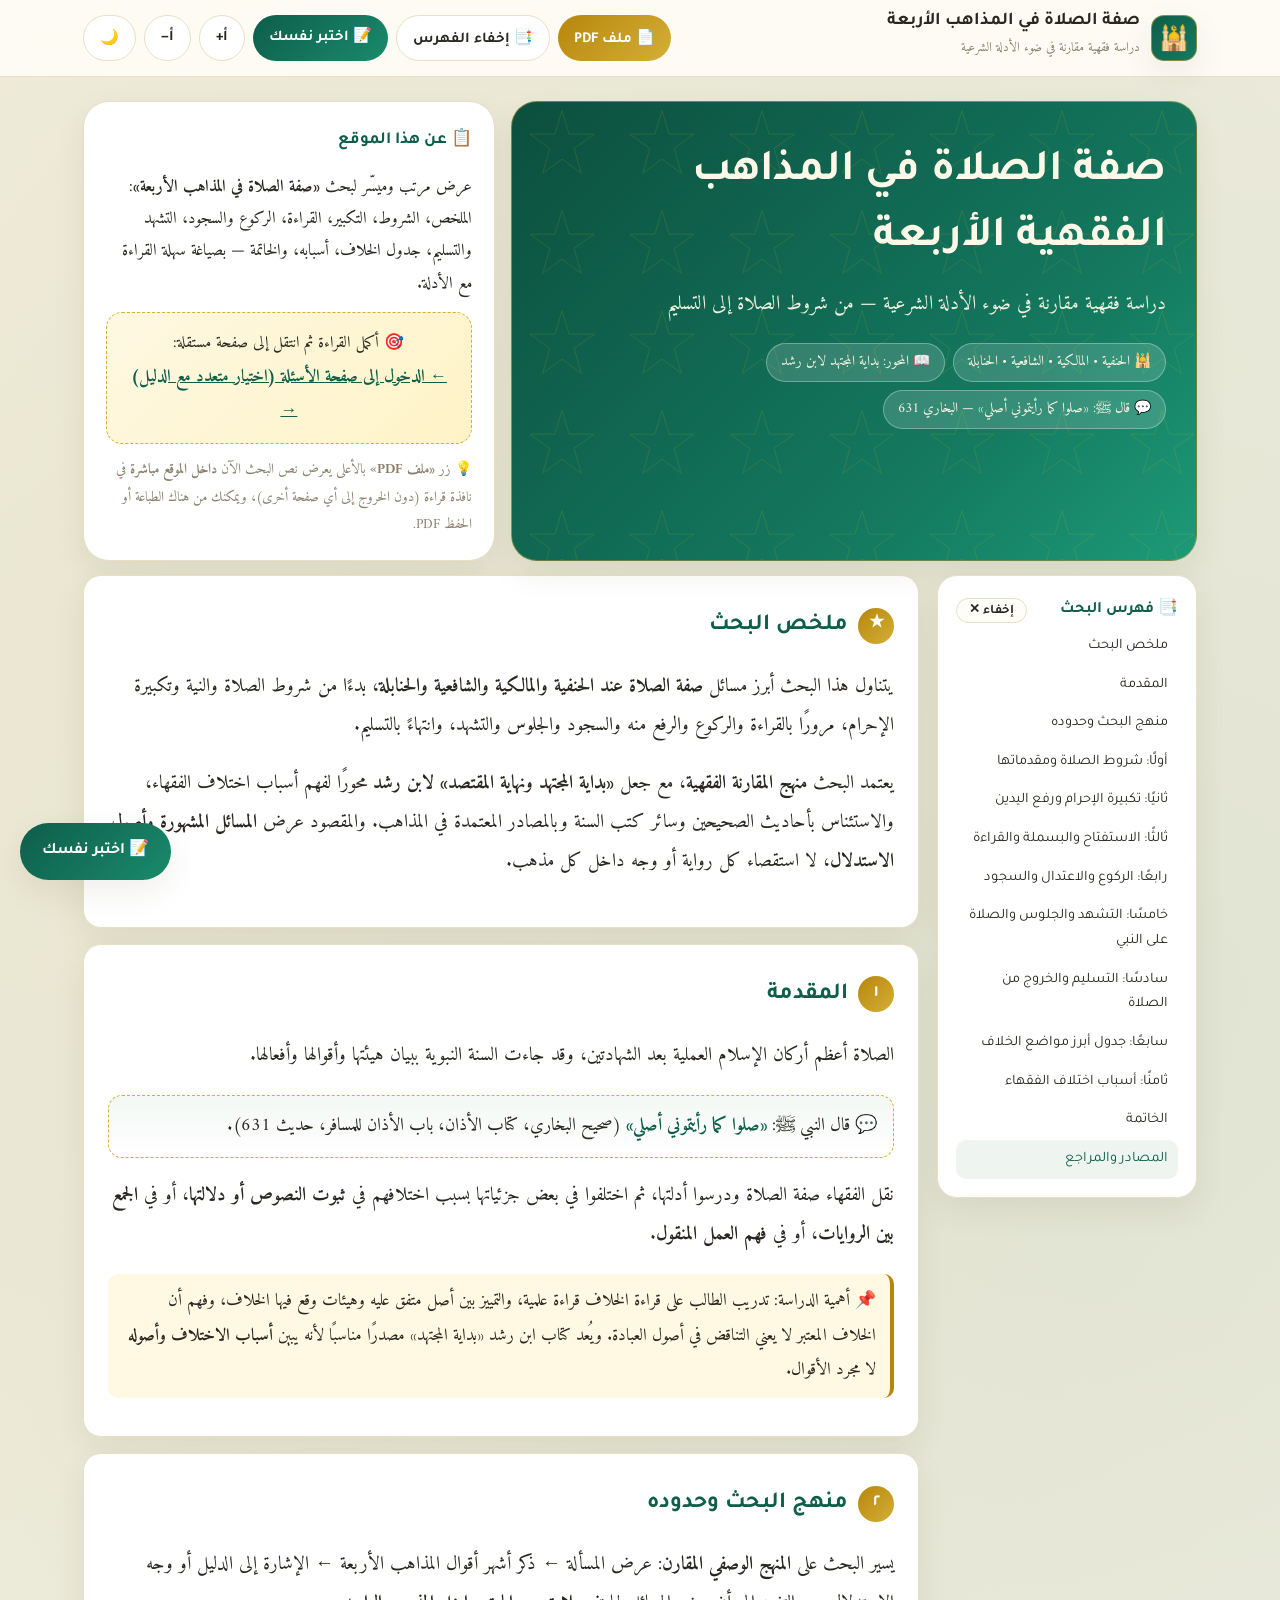
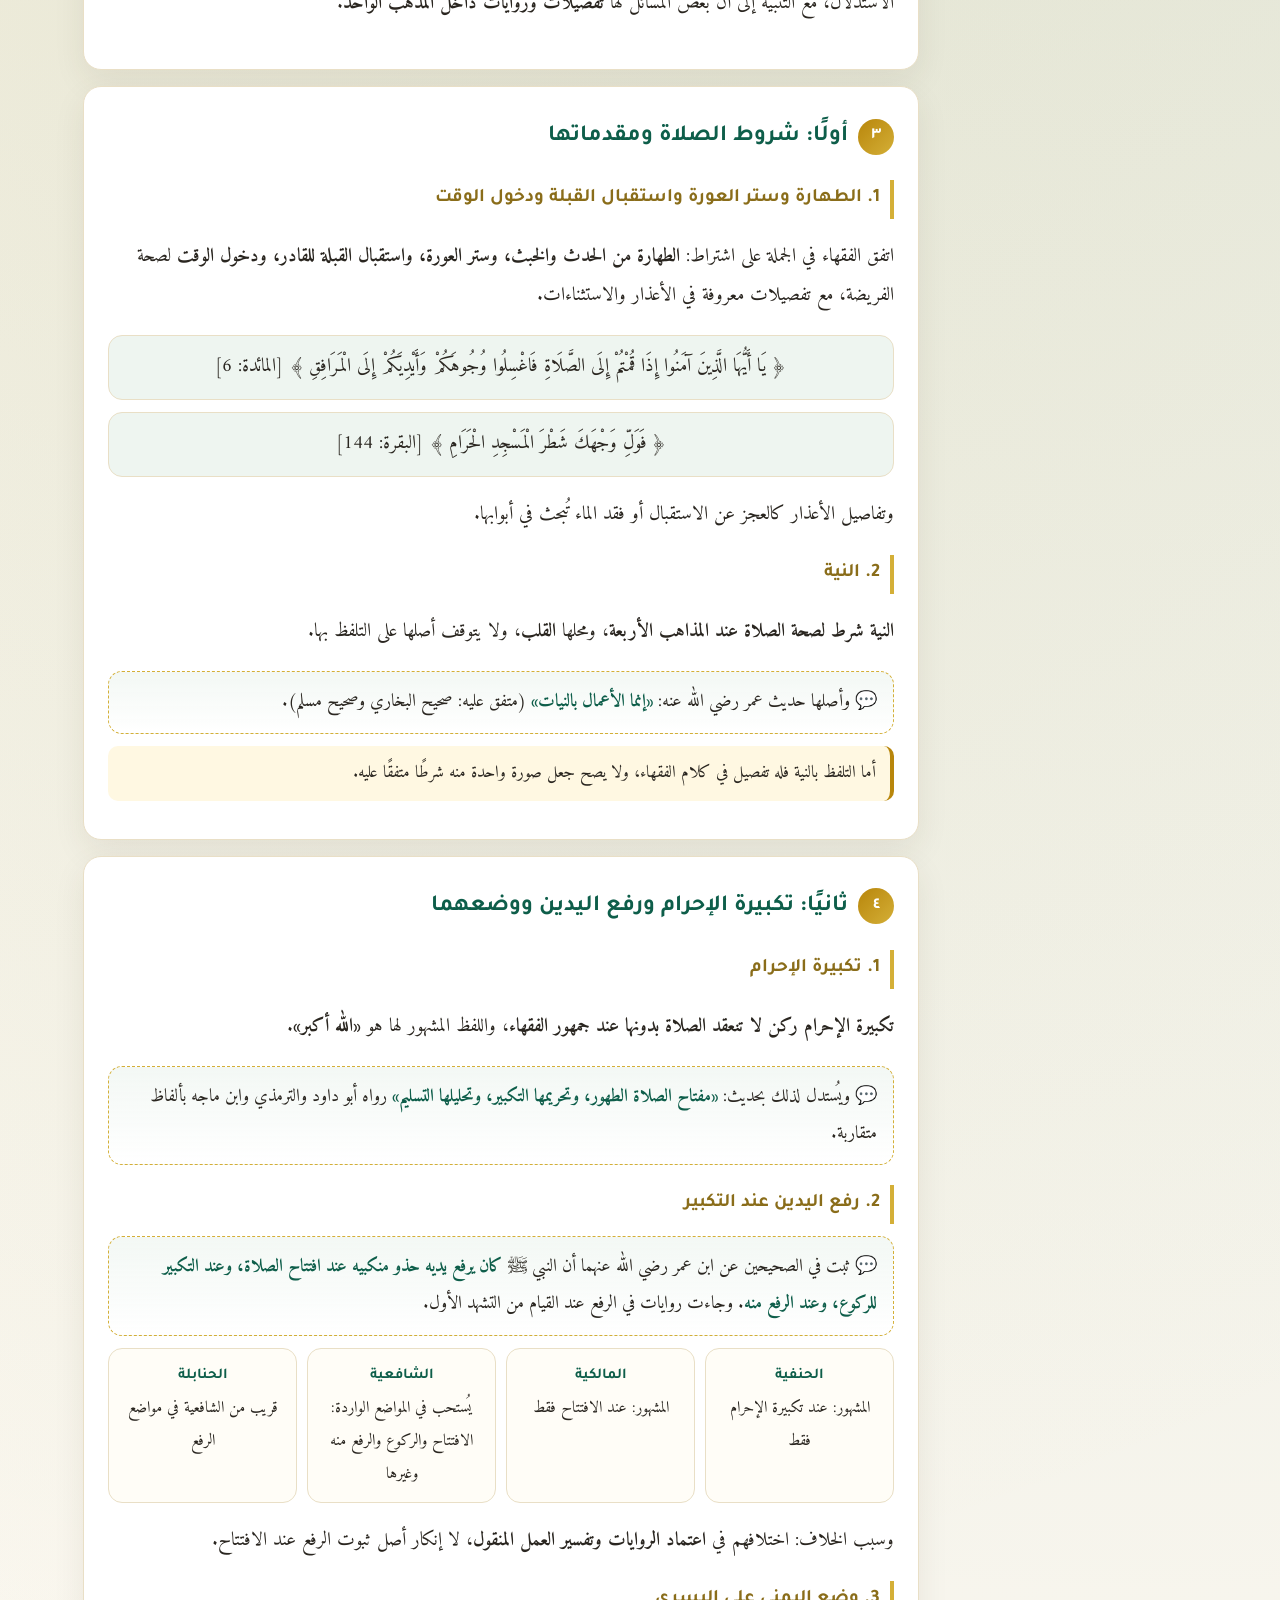
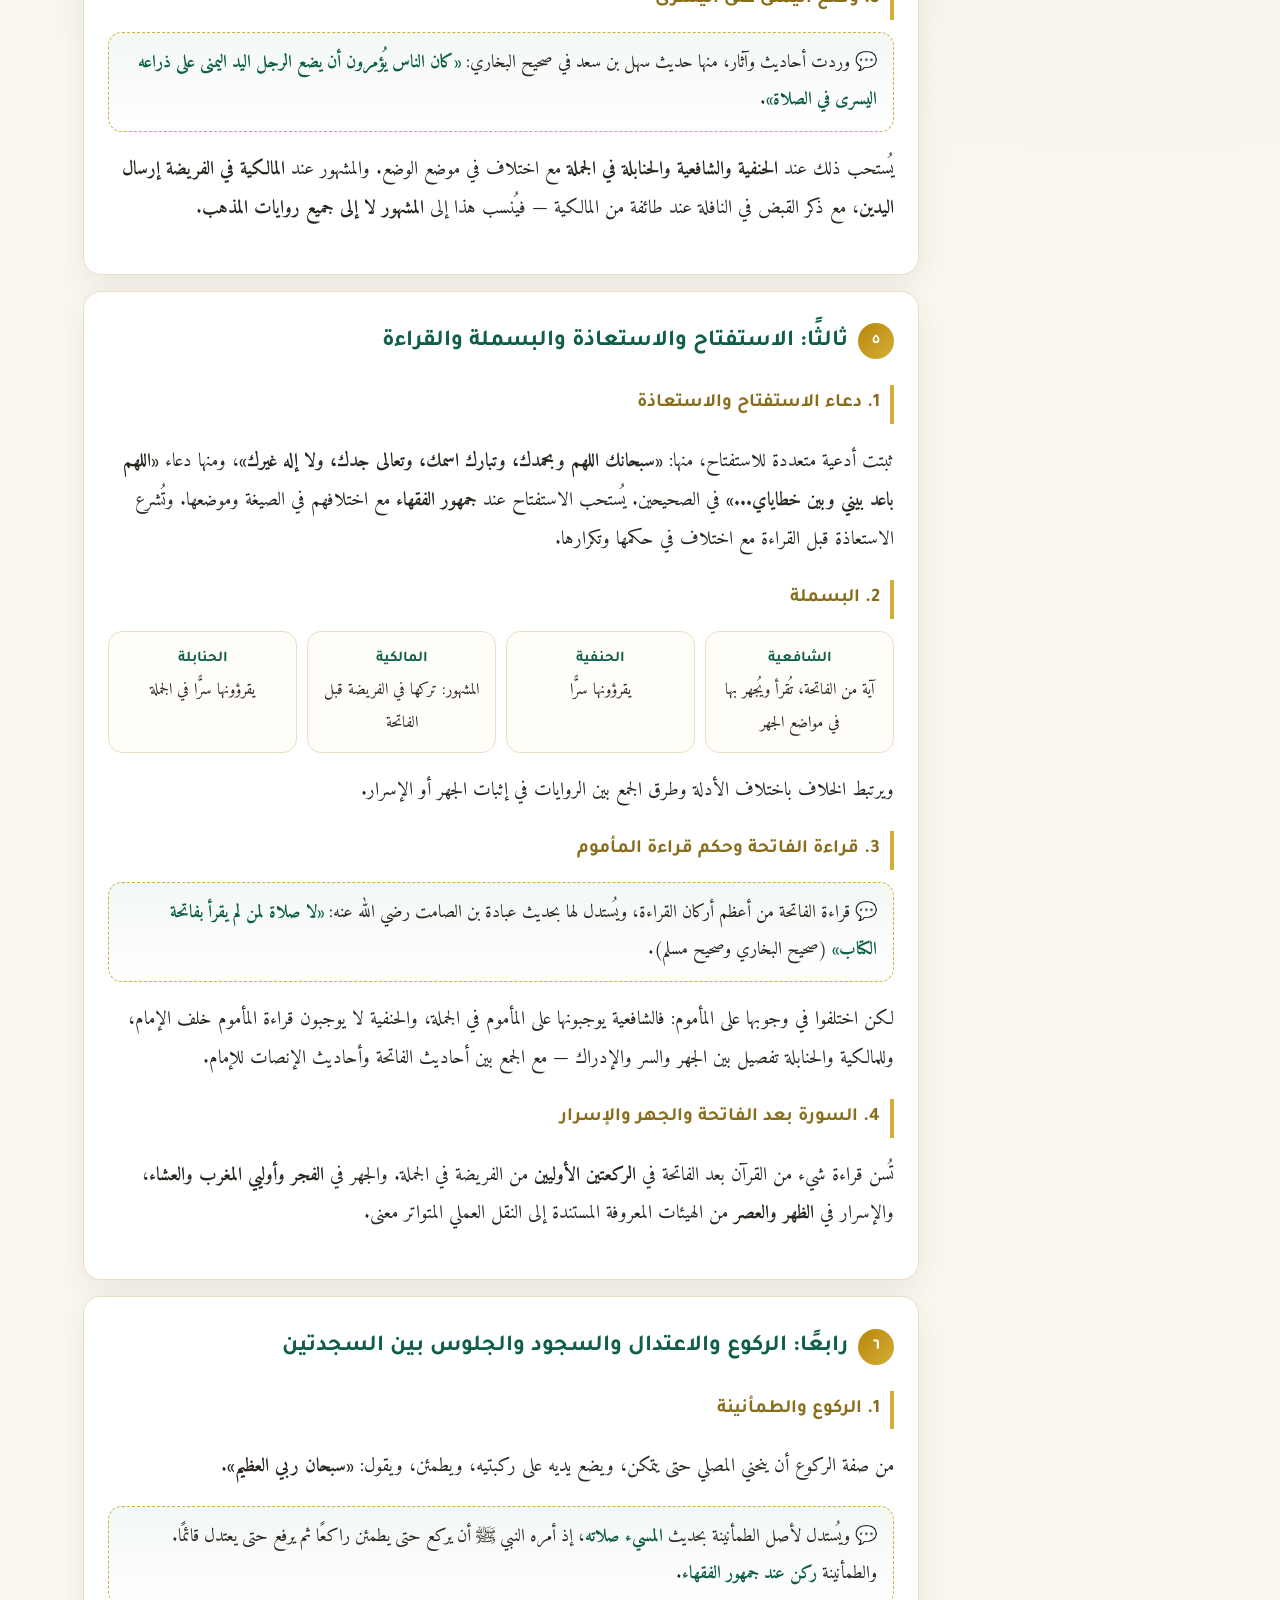
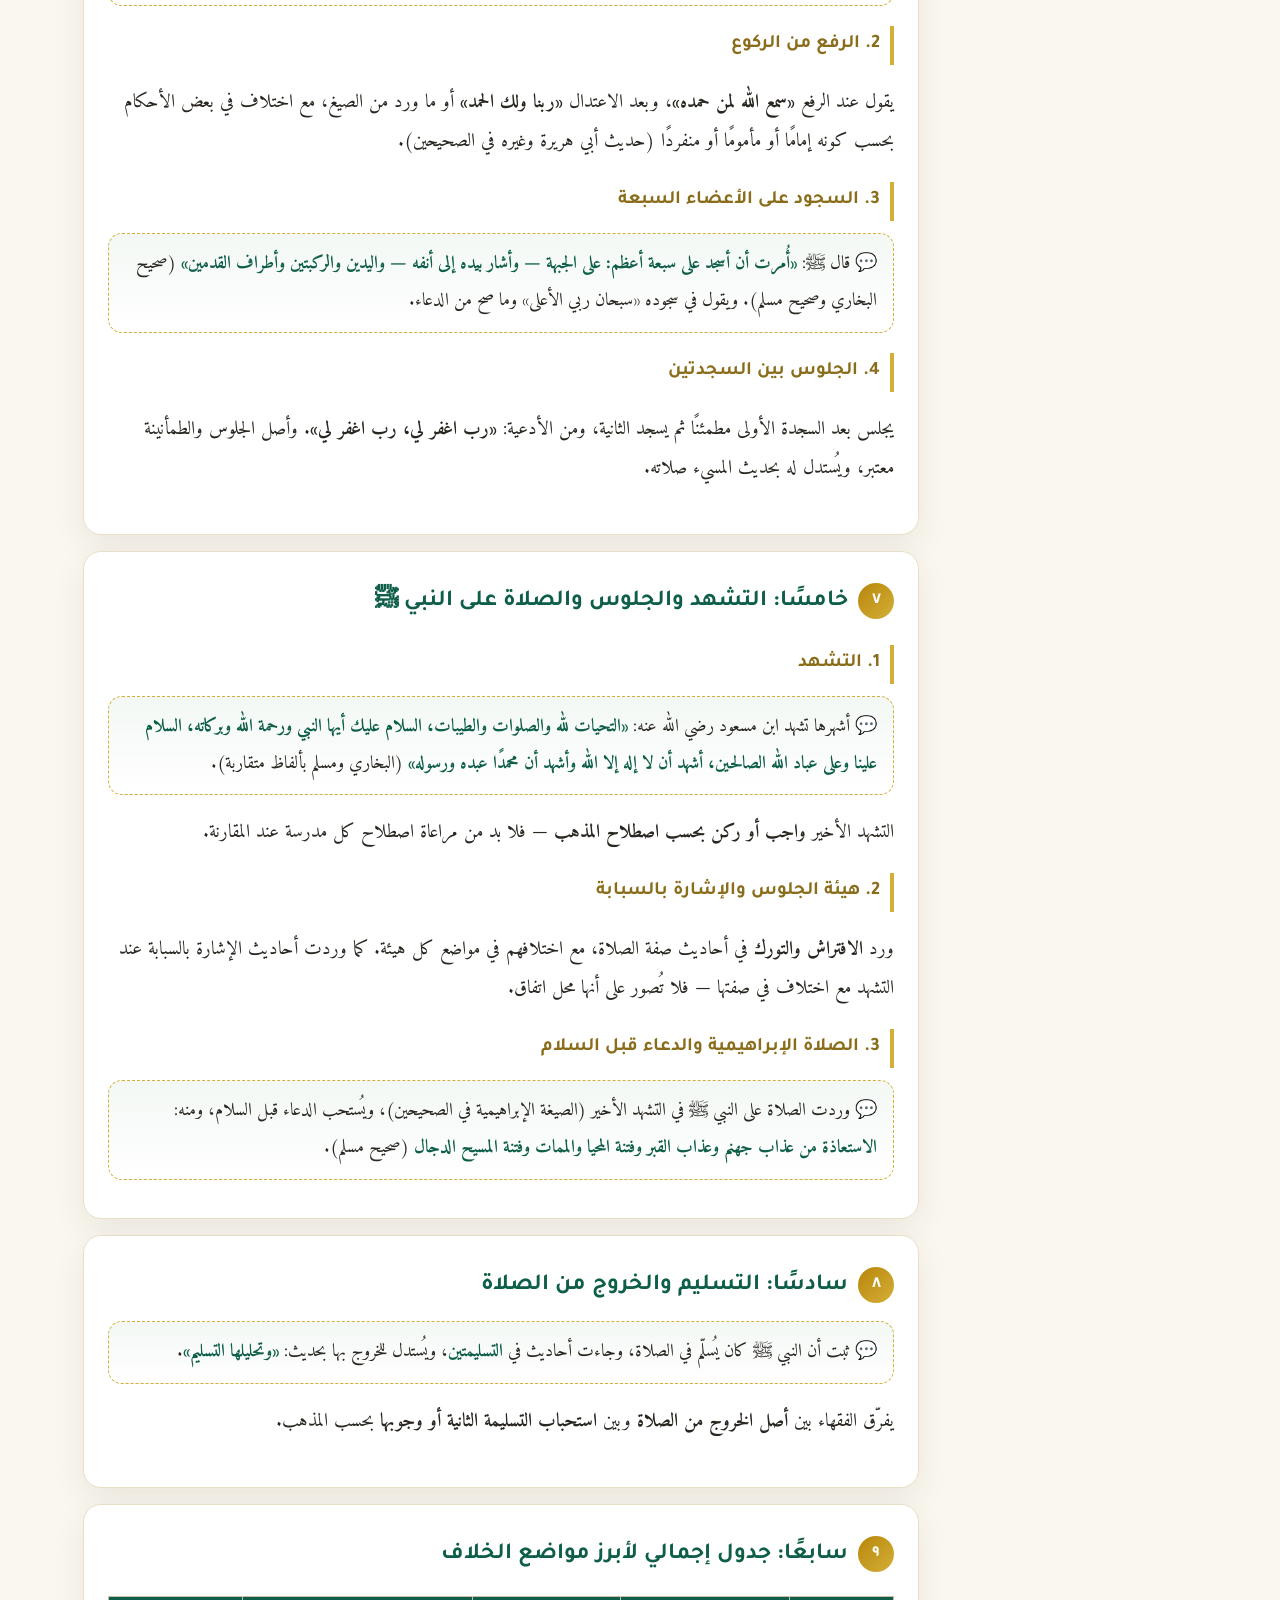
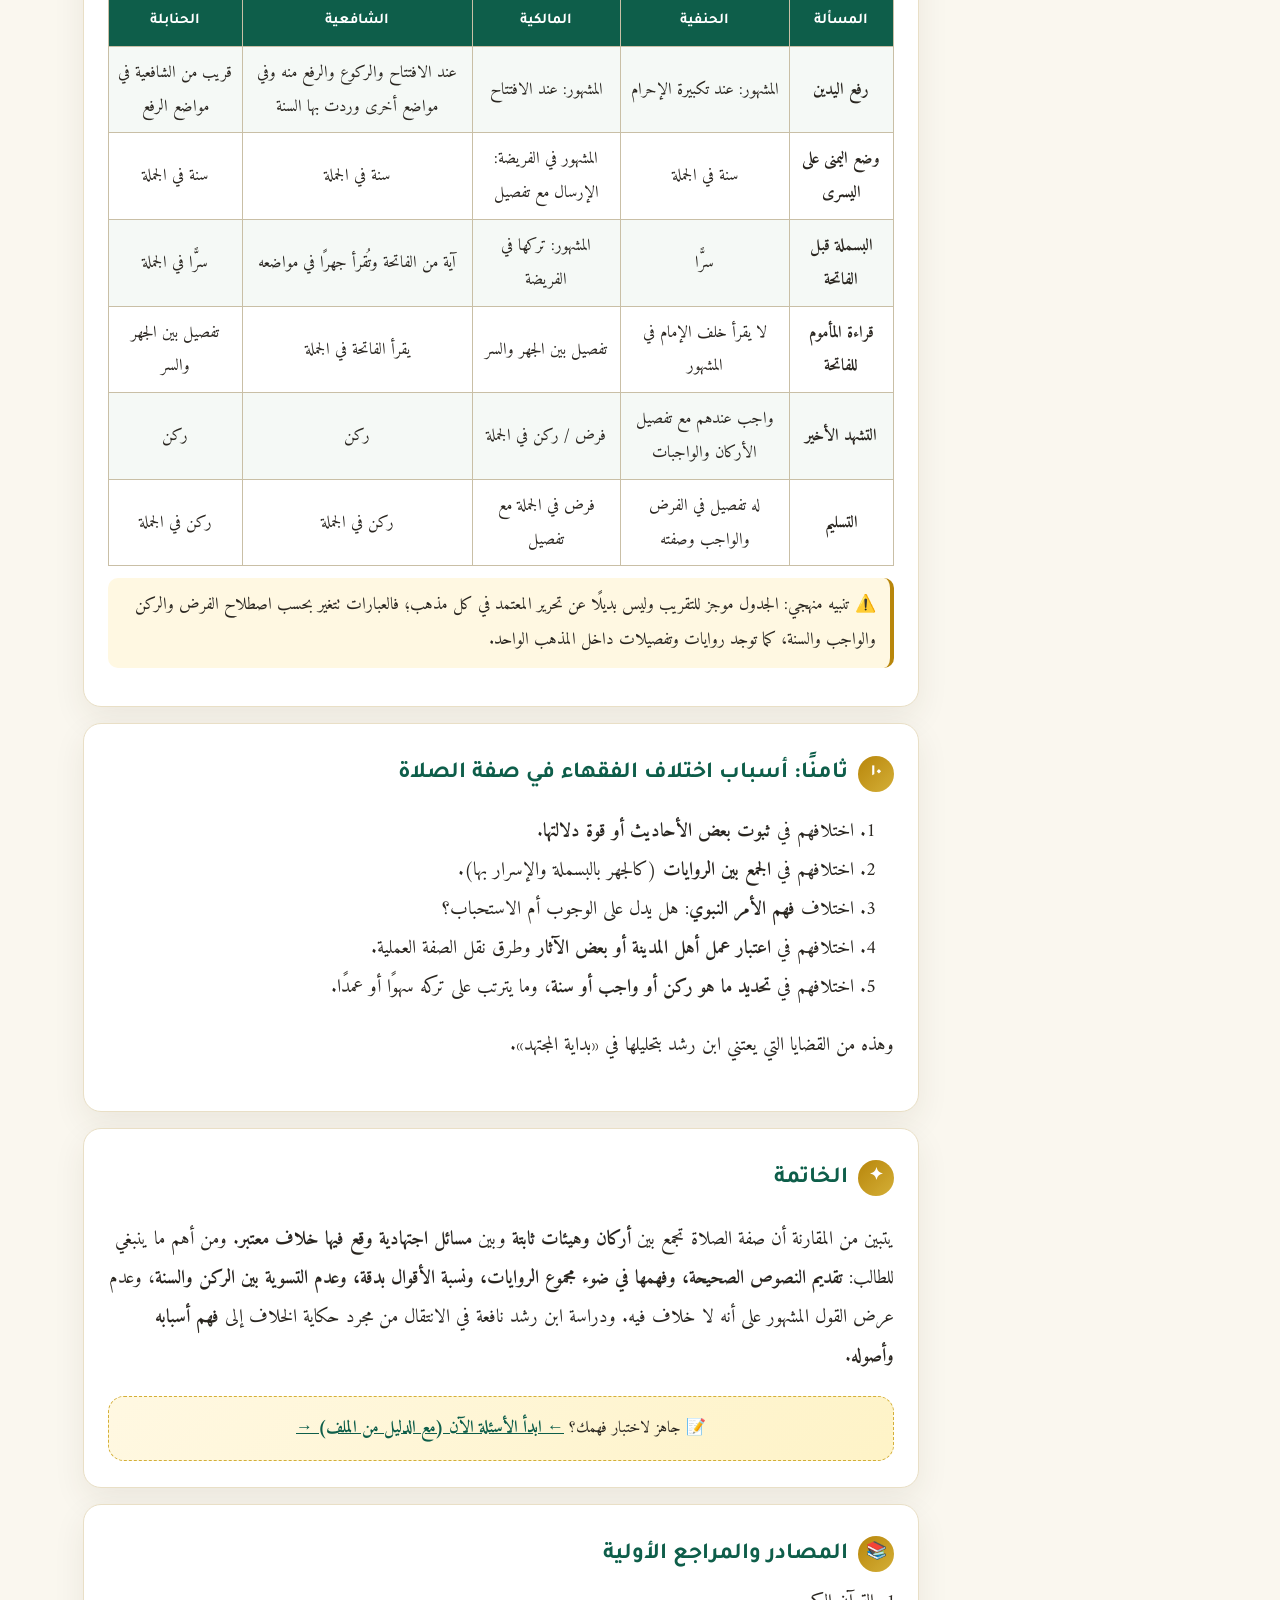
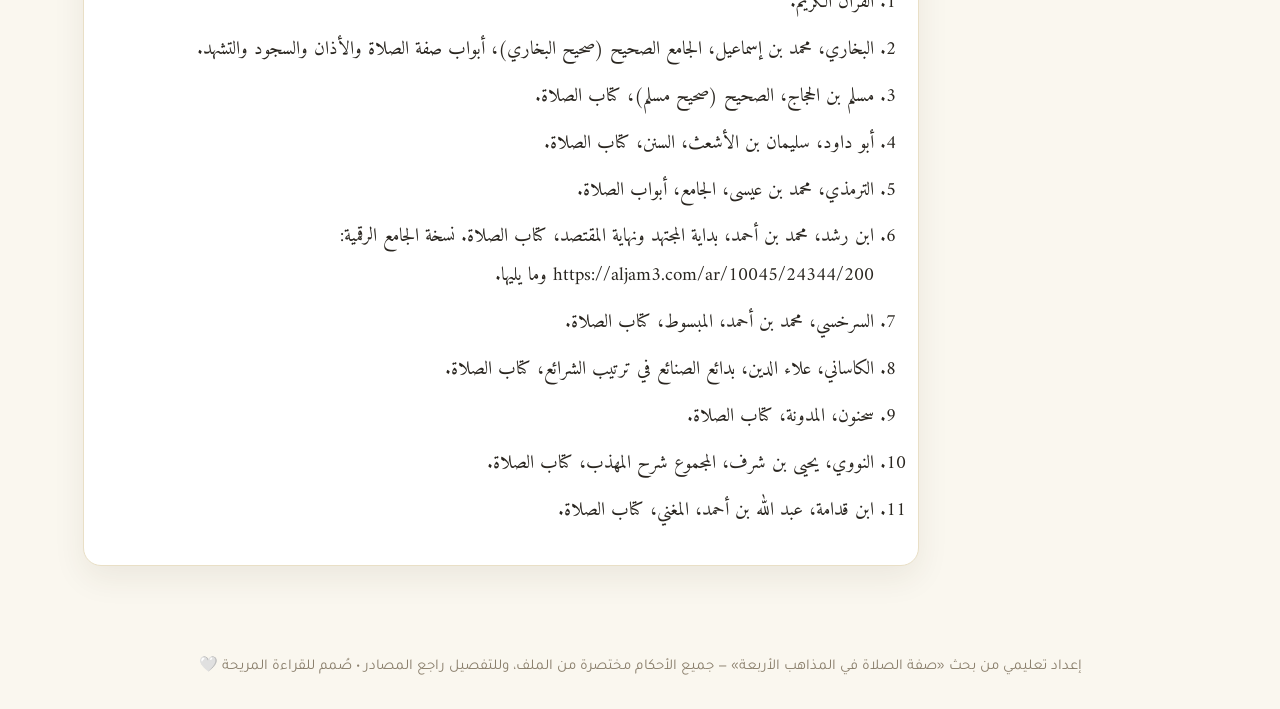
<file: index.html>
<!DOCTYPE html>
<!-- سجل التغييرات — 2026-10-16: (1) زر «ملف PDF» أصبح يعرض البحث في نافذة داخلية دون أي إحالة خارجية (iframe لـ research.pdf إن وُجد، وإلا نص داخلي + طباعة/حفظ PDF). (2) زر «إخفاء/إظهار الفهرس» لتوسيع القراءة مع حفظ الاختيار. | نسخة snapshot محفوظة (للقراءة فقط) في: salat/snapshots/2026-10-16_v1-pdf-modal-toc-toggle/ — لا تعدّلها؛ عند أي تغيير مستقبلي أنشئ مجلد snapshot جديد بنفس النمط -->
<!-- سجل التغييرات — 2026-10-16 (PWA دون اتصال): manifest.webmanifest + أيقونات 192/512 وmaskable و180 + sw.js (الشبكة أولًا للصفحات، التخزين أولًا للملفات) + خطوط مستضافة محليًا في fonts/ + تسجيل عامل الخدمة على المنشور فقط (لا تطوير ولا معاينة) -->
<!-- سجل التغييرات — 2026-10-16 (إشعار التثبيت): نافذة install-pop في index وquiz (زر تثبيت عبر beforeinstallprompt + تعليمات iOS + ظهور مرة كل 7 أيام + لا داخل المعاينة ولا عند التثبيت) -->
<html lang="ar" dir="rtl">
<head>
<meta charset="UTF-8">
<meta name="viewport" content="width=device-width, initial-scale=1.0">
<title>صفة الصلاة في المذاهب الفقهية الأربعة | دراسة مقارنة</title>
<link rel="stylesheet" href="fonts/fonts.css">
<link rel="manifest" href="manifest.webmanifest">
<meta name="theme-color" content="#0e5e4a">
<meta name="mobile-web-app-capable" content="yes">
<meta name="apple-mobile-web-app-capable" content="yes">
<meta name="apple-mobile-web-app-status-bar-style" content="black-translucent">
<meta name="apple-mobile-web-app-title" content="صفة الصلاة">
<link rel="apple-touch-icon" href="icons/apple-touch-icon.png">
<style>
:root{
  --bg:#faf7ef; --bg2:#fffdf7; --card:#ffffff; --ink:#2a2620; --muted:#8a7f6c;
  --green:#0e5e4a; --green2:#147a60; --gold:#b8860b; --gold2:#d4af37;
  --border:#e9dfc6; --soft:#eef5f0; --shadow:0 12px 32px rgba(60,50,20,.08);
  --radius:18px; --font-size:19px;
}
[data-theme="dark"]{ --bg:#0d1512; --bg2:#111c17; --card:#182420; --ink:#f0e9d6; --muted:#ab9f87; --border:#2b3b34; --soft:#1c332b; --shadow:0 12px 32px rgba(0,0,0,.4); }
*{box-sizing:border-box}
html{scroll-behavior:smooth}
body{margin:0;font-family:"Amiri",serif;background:var(--bg);color:var(--ink);line-height:2.05;transition:.3s;
 background-image:radial-gradient(circle at 12% 8%, rgba(212,175,55,.12), transparent 32%),radial-gradient(circle at 88% 12%, rgba(14,94,74,.1), transparent 32%);}
h1,h2,h3,h4,.top-title,.btn,.toc a,.quiz-link{font-family:"Tajawal",sans-serif}
.topbar{position:sticky;top:0;z-index:60;backdrop-filter:blur(12px);background:color-mix(in srgb, var(--bg2) 90%, transparent);border-bottom:1px solid var(--border)}
.topbar-inner{max-width:1150px;margin:auto;padding:10px 18px;display:flex;align-items:center;gap:10px;flex-wrap:wrap}
.brand{display:flex;align-items:center;gap:11px}
.brand-mark{width:46px;height:46px;border-radius:13px;background:linear-gradient(135deg,var(--green),var(--green2));display:grid;place-items:center;color:#fff;font-size:24px;border:1px solid rgba(212,175,55,.55);box-shadow:var(--shadow)}
.top-title b{display:block;font-size:18px;line-height:1.3}
.top-title small{color:var(--muted);font-size:13px;font-family:Amiri,serif}
.actions{margin-inline-start:auto;display:flex;gap:8px;flex-wrap:wrap}
.btn{border:1px solid var(--border);background:var(--card);color:var(--ink);border-radius:999px;padding:8px 16px;font-size:15px;font-weight:700;cursor:pointer;text-decoration:none;display:inline-flex;align-items:center;gap:6px;transition:.2s}
.btn:hover{border-color:var(--gold2);transform:translateY(-1px)}
.btn-primary{background:linear-gradient(135deg,#0e5e4a,#1a8a6b);color:#fff;border:none}
.btn-gold{background:linear-gradient(135deg,#b8860b,#d4af37);color:#fff;border:none}
.hero{max-width:1150px;margin:24px auto 8px;padding:0 18px;display:grid;grid-template-columns:1.25fr .75fr;gap:16px}
@media(max-width:860px){.hero{grid-template-columns:1fr}}
.hero-main{background:linear-gradient(135deg,#0c4f3e,#147a60 70%,#1d9a78);color:#fdf8e7;border-radius:26px;padding:38px 30px;position:relative;overflow:hidden;border:1px solid rgba(212,175,55,.45);box-shadow:var(--shadow)}
.hero-main::before{content:"";position:absolute;inset:0;opacity:.13;background-image:url("data:image/svg+xml,%3Csvg width='140' height='140' viewBox='0 0 140 140' xmlns='http://www.w3.org/2000/svg'%3E%3Cpath d='M70 12 L80 45 L115 45 L87 65 L97 100 L70 80 L43 100 L53 65 L25 45 L60 45 Z' fill='none' stroke='%23FFD700' stroke-width='1.2'/%3E%3C/svg%3E");background-size:100px}
.hero-main h1{margin:0;font-size:clamp(28px,4.5vw,44px);line-height:1.5;position:relative}
.hero-main p{margin:12px 0 0;font-size:20px;opacity:.95;position:relative;font-family:Amiri,serif}
.hero-badges{display:flex;gap:8px;flex-wrap:wrap;margin-top:18px;position:relative}
.badge{background:rgba(255,255,255,.15);border:1px solid rgba(255,255,255,.3);border-radius:999px;padding:4px 14px;font-size:14px}
.hero-side{background:var(--card);border:1px solid var(--border);border-radius:26px;padding:22px;box-shadow:var(--shadow);display:flex;flex-direction:column;gap:12px}
.hero-side h3{margin:0;font-size:17px;color:var(--green)}
.hero-side p{margin:0;font-size:16.5px;color:var(--ink);line-height:1.95}
.quiz-cta{background:linear-gradient(135deg,#fff8e2,#fef3c7);border:1.5px dashed var(--gold2);border-radius:16px;padding:14px;text-align:center}
[data-theme="dark"] .quiz-cta{background:#231f0e}
.quiz-cta a{font-weight:800;color:var(--green);font-size:17px}
.layout{max-width:1150px;margin:14px auto 60px;padding:0 18px;display:grid;grid-template-columns:260px 1fr;gap:18px;align-items:start}
@media(max-width:960px){.layout{grid-template-columns:1fr}}
.toc{position:sticky;top:78px;background:var(--card);border:1px solid var(--border);border-radius:20px;padding:18px;box-shadow:var(--shadow);max-height:calc(100vh - 100px);overflow:auto}
.toc h4{margin:0 0 10px;font-size:16px;color:var(--green)}
.toc a{display:block;text-decoration:none;color:var(--ink);font-size:14.5px;padding:7px 10px;border-radius:10px;line-height:1.7}
.toc a:hover,.toc a.active{background:var(--soft);color:var(--green)}
.content{display:flex;flex-direction:column;gap:16px}
.card{background:var(--card);border:1px solid var(--border);border-radius:var(--radius);padding:26px 24px;box-shadow:var(--shadow)}
.card h2{margin:0 0 6px;font-size:23px;color:var(--green);display:flex;align-items:center;gap:10px}
.card h2 .num{background:linear-gradient(135deg,var(--gold),var(--gold2));color:#fff;width:36px;height:36px;border-radius:50%;display:inline-grid;place-items:center;font-size:17px;flex-shrink:0}
.card h3{color:#8a6d1a;font-size:19px;margin:20px 0 8px;border-right:4px solid var(--gold2);padding-right:10px}
[data-theme="dark"] .card h3{color:var(--gold2)}
.card p, .card li{font-size:var(--font-size)}
.aya{background:var(--soft);border:1px solid var(--border);border-radius:14px;padding:12px 16px;font-size:19px;text-align:center;margin:12px 0}
.hadith{background:linear-gradient(to bottom, color-mix(in srgb, var(--soft) 70%, transparent), transparent);border:1px dashed var(--gold2);border-radius:14px;padding:12px 16px;margin:12px 0;font-size:18px}
.hadith strong{color:var(--green)}
.madhhab-grid{display:grid;grid-template-columns:repeat(4,1fr);gap:10px;margin:12px 0}
@media(max-width:760px){.madhhab-grid{grid-template-columns:1fr 1fr}}
.madhhab{background:var(--bg2);border:1px solid var(--border);border-radius:14px;padding:12px;text-align:center}
.madhhab b{display:block;font-family:Tajawal;font-size:15px;color:var(--green)}
.madhhab span{font-size:16px;line-height:1.8}
table.compare{width:100%;border-collapse:collapse;font-size:16.5px;margin-top:12px;font-family:Amiri,serif}
table.compare th{background:#0e5e4a;color:#fff;padding:10px 8px;font-family:Tajawal;font-size:15px}
table.compare td, table.compare th{border:1px solid #c9bfa6;padding:9px 8px;text-align:center}
table.compare tr:nth-child(even) td{background:color-mix(in srgb, var(--soft) 60%, transparent)}
.table-wrap{overflow-x:auto}
.note{background:#fff8e2;border-right:4px solid var(--gold);border-radius:10px;padding:10px 14px;font-size:17px;margin:12px 0}
[data-theme="dark"] .note{background:#26200d}
.refs ol{margin:0;padding-right:20px;font-size:17.5px}
.refs li{margin-bottom:8px}
.toc-head{display:flex;align-items:center;gap:8px}
.toc-head h4{margin:0;flex:1}
.toc-hide{border:1px solid var(--border);background:var(--bg2);color:var(--ink);border-radius:999px;padding:2px 12px;cursor:pointer;font-family:Tajawal;font-size:13px;font-weight:700}
.layout.no-toc{grid-template-columns:1fr}
.layout.no-toc .toc{display:none}
.readbar{display:flex;gap:8px;flex-wrap:wrap;align-items:center}
footer{text-align:center;color:var(--muted);padding:26px;font-size:15px;font-family:Tajawal}
.fab-quiz{position:fixed;bottom:20px;left:20px;z-index:70}
/* نافذة ملف PDF الداخلية */
.pdf-modal{position:fixed;inset:0;z-index:100;display:none}
.pdf-modal.open{display:block}
.pdf-backdrop{position:absolute;inset:0;background:rgba(0,0,0,.55)}
.pdf-box{position:absolute;inset:3vh 4vw;background:var(--bg2);border:1px solid var(--border);border-radius:20px;display:flex;flex-direction:column;overflow:hidden;box-shadow:0 24px 80px rgba(0,0,0,.35)}
.pdf-toolbar{display:flex;align-items:center;gap:8px;padding:10px 14px;border-bottom:1px solid var(--border);flex-wrap:wrap;background:var(--card)}
.pdf-toolbar b{font-family:Tajawal;font-size:16px;flex:1}
.pdf-body{flex:1;overflow:auto;padding:22px;background:var(--bg)}
.pdf-body iframe{width:100%;height:100%;min-height:70vh;border:1px solid var(--border);border-radius:12px;background:#fff}
.pdf-doc{background:#fff;color:#222;border-radius:8px;max-width:800px;margin:auto;padding:34px 30px;box-shadow:0 6px 24px rgba(0,0,0,.12);line-height:2}
.pdf-doc h2{text-align:center;font-family:Tajawal}
/* نافذة إشعار التثبيت كتطبيق */
.install-pop{position:fixed;bottom:16px;right:16px;left:16px;z-index:90;max-width:540px;margin-inline:auto;background:var(--card);border:1.5px solid var(--gold2);border-radius:18px;box-shadow:var(--shadow);padding:12px 14px;display:flex;gap:12px;align-items:center}
.install-pop[hidden]{display:none!important}
.install-pop img{border-radius:12px;flex-shrink:0}
.install-pop-text{flex:1;line-height:1.7;min-width:0}
.install-pop-text b{font-family:Tajawal,sans-serif;font-size:15px;display:block}
.install-pop-text small{color:var(--muted);font-size:13px}
.install-pop-actions{display:flex;gap:6px;flex-shrink:0}
.install-pop-x{background:transparent;border:none;color:var(--muted);cursor:pointer;font-size:16px;padding:4px;align-self:flex-start}
.install-pop:not([hidden]) ~ .fab-quiz{display:none}
@media(max-width:560px){.install-pop{flex-wrap:wrap}.install-pop-actions{width:100%}.install-pop-actions .btn{flex:1;justify-content:center}}
@media print{ .topbar,.toc,.fab-quiz,.no-print,.pdf-modal,.install-pop{display:none!important} body{background:#fff} .layout{grid-template-columns:1fr!important} .layout .toc{display:none!important} .card{box-shadow:none;break-inside:avoid} }
</style>
</head>
<body>

<div class="topbar">
  <div class="topbar-inner">
    <div class="brand">
      <div class="brand-mark">🕌</div>
      <div class="top-title"><b>صفة الصلاة في المذاهب الأربعة</b><small>دراسة فقهية مقارنة في ضوء الأدلة الشرعية</small></div>
    </div>
    <div class="actions">
      <button class="btn btn-gold" id="pdfBtn" title="عرض ملف البحث PDF داخل الموقع">📄 ملف PDF</button>
      <button class="btn" id="tocBtn" title="إخفاء / إظهار فهرس البحث">📑 إخفاء الفهرس</button>
      <a class="btn btn-primary" href="quiz.html">📝 اختبر نفسك</a>
      <button class="btn" id="fontPlus">أ+</button>
      <button class="btn" id="fontMinus">أ−</button>
      <button class="btn" id="themeBtn">🌙</button>
    </div>
  </div>
</div>

<div class="hero">
  <div class="hero-main">
    <h1>صفة الصلاة في المذاهب الفقهية الأربعة</h1>
    <p>دراسة فقهية مقارنة في ضوء الأدلة الشرعية — من شروط الصلاة إلى التسليم</p>
    <div class="hero-badges">
      <span class="badge">🕌 الحنفية • المالكية • الشافعية • الحنابلة</span>
      <span class="badge">📖 المحور: بداية المجتهد لابن رشد</span>
      <span class="badge">💬 قال ﷺ: «صلوا كما رأيتموني أصلي» — البخاري 631</span>
    </div>
  </div>
  <div class="hero-side">
    <h3>📋 عن هذا الموقع</h3>
    <p>عرض مرتب وميسّر لبحث <b>«صفة الصلاة في المذاهب الأربعة»</b>: الملخص، الشروط، التكبير، القراءة، الركوع والسجود، التشهد والتسليم، جدول الخلاف، أسبابه، والخاتمة — بصياغة سهلة القراءة مع الأدلة.</p>
    <div class="quiz-cta no-print">🎯 أكمل القراءة ثم انتقل إلى صفحة مستقلة: <br><a href="quiz.html">← الدخول إلى صفحة الأسئلة (اختيار متعدد مع الدليل) →</a></div>
    <p style="font-size:14px;color:var(--muted)">💡 زر <b>«ملف PDF»</b> بالأعلى يعرض نص البحث الآن <b>داخل الموقع مباشرة</b> في نافذة قراءة (دون الخروج إلى أي صفحة أخرى)، ويمكنك من هناك الطباعة أو الحفظ PDF.</p>
  </div>
</div>

<div class="layout" id="layout">
  <nav class="toc no-print" id="toc">
    <div class="toc-head"><h4>📑 فهرس البحث</h4><button class="toc-hide" id="tocHide" title="إخفاء الفهرس لتوسيع القراءة">إخفاء ✕</button></div>
    <a href="#summary">ملخص البحث</a>
    <a href="#intro">المقدمة</a>
    <a href="#method">منهج البحث وحدوده</a>
    <a href="#s1">أولًا: شروط الصلاة ومقدماتها</a>
    <a href="#s2">ثانيًا: تكبيرة الإحرام ورفع اليدين</a>
    <a href="#s3">ثالثًا: الاستفتاح والبسملة والقراءة</a>
    <a href="#s4">رابعًا: الركوع والاعتدال والسجود</a>
    <a href="#s5">خامسًا: التشهد والجلوس والصلاة على النبي</a>
    <a href="#s6">سادسًا: التسليم والخروج من الصلاة</a>
    <a href="#s7">سابعًا: جدول أبرز مواضع الخلاف</a>
    <a href="#s8">ثامنًا: أسباب اختلاف الفقهاء</a>
    <a href="#end">الخاتمة</a>
    <a href="#refs">المصادر والمراجع</a>
  </nav>

  <main class="content">
    <section class="card" id="summary">
      <h2><span class="num">★</span> ملخص البحث</h2>
      <p>يتناول هذا البحث أبرز مسائل <b>صفة الصلاة عند الحنفية والمالكية والشافعية والحنابلة</b>، بدءًا من شروط الصلاة والنية وتكبيرة الإحرام، مرورًا بالقراءة والركوع والرفع منه والسجود والجلوس والتشهد، وانتهاءً بالتسليم.</p>
      <p>يعتمد البحث <b>منهج المقارنة الفقهية</b>، مع جعل <b>«بداية المجتهد ونهاية المقتصد» لابن رشد</b> محورًا لفهم أسباب اختلاف الفقهاء، والاستئناس بأحاديث الصحيحين وسائر كتب السنة وبالمصادر المعتمدة في المذاهب. والمقصود عرض <b>المسائل المشهورة وأصول الاستدلال</b>، لا استقصاء كل رواية أو وجه داخل كل مذهب.</p>
    </section>

    <section class="card" id="intro">
      <h2><span class="num">١</span> المقدمة</h2>
      <p>الصلاة أعظم أركان الإسلام العملية بعد الشهادتين، وقد جاءت السنة النبوية ببيان هيئتها وأقوالها وأفعالها.</p>
      <div class="hadith">💬 قال النبي ﷺ: <strong>«صلوا كما رأيتموني أصلي»</strong> (صحيح البخاري، كتاب الأذان، باب الأذان للمسافر، حديث 631).</div>
      <p>نقل الفقهاء صفة الصلاة ودرسوا أدلتها، ثم اختلفوا في بعض جزئياتها بسبب اختلافهم في <b>ثبوت النصوص أو دلالتها</b>، أو في <b>الجمع بين الروايات</b>، أو في <b>فهم العمل المنقول</b>.</p>
      <div class="note">📌 أهمية الدراسة: تدريب الطالب على قراءة الخلاف قراءة علمية، والتمييز بين أصل متفق عليه وهيئات وقع فيها الخلاف، وفهم أن الخلاف المعتبر لا يعني التناقض في أصول العبادة. ويُعد كتاب ابن رشد «بداية المجتهد» مصدرًا مناسبًا لأنه يبين <b>أسباب الاختلاف وأصوله</b> لا مجرد الأقوال.</div>
    </section>

    <section class="card" id="method">
      <h2><span class="num">٢</span> منهج البحث وحدوده</h2>
      <p>يسير البحث على <b>المنهج الوصفي المقارن</b>: عرض المسألة ← ذكر أشهر أقوال المذاهب الأربعة ← الإشارة إلى الدليل أو وجه الاستدلال، مع التنبيه إلى أن بعض المسائل لها <b>تفصيلات وروايات داخل المذهب الواحد</b>.</p>
    </section>

    <section class="card" id="s1">
      <h2><span class="num">٣</span> أولًا: شروط الصلاة ومقدماتها</h2>
      <h3>1. الطهارة وستر العورة واستقبال القبلة ودخول الوقت</h3>
      <p>اتفق الفقهاء في الجملة على اشتراط: <b>الطهارة من الحدث والخبث، وستر العورة، واستقبال القبلة للقادر، ودخول الوقت</b> لصحة الفريضة، مع تفصيلات معروفة في الأعذار والاستثناءات.</p>
      <div class="aya">﴿ يَا أَيُّهَا الَّذِينَ آمَنُوا إِذَا قُمْتُمْ إِلَى الصَّلَاةِ فَاغْسِلُوا وُجُوهَكُمْ وَأَيْدِيَكُمْ إِلَى الْمَرَافِقِ ﴾ [المائدة: 6]</div>
      <div class="aya">﴿ فَوَلِّ وَجْهَكَ شَطْرَ الْمَسْجِدِ الْحَرَامِ ﴾ [البقرة: 144]</div>
      <p>وتفاصيل الأعذار كالعجز عن الاستقبال أو فقد الماء تُبحث في أبوابها.</p>
      <h3>2. النية</h3>
      <p><b>النية شرط لصحة الصلاة عند المذاهب الأربعة</b>، ومحلها <b>القلب</b>، ولا يتوقف أصلها على التلفظ بها.</p>
      <div class="hadith">💬 وأصلها حديث عمر رضي الله عنه: <strong>«إنما الأعمال بالنيات»</strong> (متفق عليه: صحيح البخاري وصحيح مسلم).</div>
      <div class="note">أما التلفظ بالنية فله تفصيل في كلام الفقهاء، ولا يصح جعل صورة واحدة منه شرطًا متفقًا عليه.</div>
    </section>

    <section class="card" id="s2">
      <h2><span class="num">٤</span> ثانيًا: تكبيرة الإحرام ورفع اليدين ووضعهما</h2>
      <h3>1. تكبيرة الإحرام</h3>
      <p><b>تكبيرة الإحرام ركن لا تنعقد الصلاة بدونها عند جمهور الفقهاء</b>، واللفظ المشهور لها هو <b>«الله أكبر»</b>.</p>
      <div class="hadith">💬 ويُستدل لذلك بحديث: <strong>«مفتاح الصلاة الطهور، وتحريمها التكبير، وتحليلها التسليم»</strong> رواه أبو داود والترمذي وابن ماجه بألفاظ متقاربة.</div>
      <h3>2. رفع اليدين عند التكبير</h3>
      <div class="hadith">💬 ثبت في الصحيحين عن ابن عمر رضي الله عنهما أن النبي ﷺ <strong>كان يرفع يديه حذو منكبيه عند افتتاح الصلاة، وعند التكبير للركوع، وعند الرفع منه</strong>. وجاءت روايات في الرفع عند القيام من التشهد الأول.</div>
      <div class="madhhab-grid">
        <div class="madhhab"><b>الحنفية</b><span>المشهور: عند تكبيرة الإحرام فقط</span></div>
        <div class="madhhab"><b>المالكية</b><span>المشهور: عند الافتتاح فقط</span></div>
        <div class="madhhab"><b>الشافعية</b><span>يُستحب في المواضع الواردة: الافتتاح والركوع والرفع منه وغيرها</span></div>
        <div class="madhhab"><b>الحنابلة</b><span>قريب من الشافعية في مواضع الرفع</span></div>
      </div>
      <p>وسبب الخلاف: اختلافهم في <b>اعتماد الروايات وتفسير العمل المنقول</b>، لا إنكار أصل ثبوت الرفع عند الافتتاح.</p>
      <h3>3. وضع اليمنى على اليسرى</h3>
      <div class="hadith">💬 وردت أحاديث وآثار، منها حديث سهل بن سعد في صحيح البخاري: <strong>«كان الناس يُؤمرون أن يضع الرجل اليد اليمنى على ذراعه اليسرى في الصلاة»</strong>.</div>
      <p>يُستحب ذلك عند <b>الحنفية والشافعية والحنابلة في الجملة</b> مع اختلاف في موضع الوضع. والمشهور عند <b>المالكية في الفريضة إرسال اليدين</b>، مع ذكر القبض في النافلة عند طائفة من المالكية — فيُنسب هذا إلى <b>المشهور لا إلى جميع روايات المذهب</b>.</p>
    </section>

    <section class="card" id="s3">
      <h2><span class="num">٥</span> ثالثًا: الاستفتاح والاستعاذة والبسملة والقراءة</h2>
      <h3>1. دعاء الاستفتاح والاستعاذة</h3>
      <p>ثبتت أدعية متعددة للاستفتاح، منها: <b>«سبحانك اللهم وبحمدك، وتبارك اسمك، وتعالى جدك، ولا إله غيرك»</b>، ومنها دعاء <b>«اللهم باعد بيني وبين خطاياي...»</b> في الصحيحين. يُستحب الاستفتاح عند <b>جمهور الفقهاء</b> مع اختلافهم في الصيغة وموضعها. وتُشرع الاستعاذة قبل القراءة مع اختلاف في حكمها وتكرارها.</p>
      <h3>2. البسملة</h3>
      <div class="madhhab-grid">
        <div class="madhhab"><b>الشافعية</b><span>آية من الفاتحة، تُقرأ ويُجهر بها في مواضع الجهر</span></div>
        <div class="madhhab"><b>الحنفية</b><span>يقرؤونها سرًّا</span></div>
        <div class="madhhab"><b>المالكية</b><span>المشهور: تركها في الفريضة قبل الفاتحة</span></div>
        <div class="madhhab"><b>الحنابلة</b><span>يقرؤونها سرًّا في الجملة</span></div>
      </div>
      <p>ويرتبط الخلاف باختلاف الأدلة وطرق الجمع بين الروايات في إثبات الجهر أو الإسرار.</p>
      <h3>3. قراءة الفاتحة وحكم قراءة المأموم</h3>
      <div class="hadith">💬 قراءة الفاتحة من أعظم أركان القراءة، ويُستدل لها بحديث عبادة بن الصامت رضي الله عنه: <strong>«لا صلاة لمن لم يقرأ بفاتحة الكتاب»</strong> (صحيح البخاري وصحيح مسلم).</div>
      <p>لكن اختلفوا في وجوبها على المأموم: فالشافعية يوجبونها على المأموم في الجملة، والحنفية لا يوجبون قراءة المأموم خلف الإمام، وللمالكية والحنابلة تفصيل بين الجهر والسر والإدراك — مع الجمع بين أحاديث الفاتحة وأحاديث الإنصات للإمام.</p>
      <h3>4. السورة بعد الفاتحة والجهر والإسرار</h3>
      <p>تُسن قراءة شيء من القرآن بعد الفاتحة في <b>الركعتين الأوليين</b> من الفريضة في الجملة. والجهر في <b>الفجر وأوليي المغرب والعشاء</b>، والإسرار في <b>الظهر والعصر</b> من الهيئات المعروفة المستندة إلى النقل العملي المتواتر معنى.</p>
    </section>

    <section class="card" id="s4">
      <h2><span class="num">٦</span> رابعًا: الركوع والاعتدال والسجود والجلوس بين السجدتين</h2>
      <h3>1. الركوع والطمأنينة</h3>
      <p>من صفة الركوع أن ينحني المصلي حتى يتمكن، ويضع يديه على ركبتيه، ويطمئن، ويقول: <b>«سبحان ربي العظيم»</b>.</p>
      <div class="hadith">💬 ويُستدل لأصل الطمأنينة بحديث <strong>المسيء صلاته</strong>، إذ أمره النبي ﷺ أن يركع حتى يطمئن راكعًا ثم يرفع حتى يعتدل قائمًا. والطمأنينة <strong>ركن عند جمهور الفقهاء</strong>.</div>
      <h3>2. الرفع من الركوع</h3>
      <p>يقول عند الرفع <b>«سمع الله لمن حمده»</b>، وبعد الاعتدال <b>«ربنا ولك الحمد»</b> أو ما ورد من الصيغ، مع اختلاف في بعض الأحكام بحسب كونه إمامًا أو مأمومًا أو منفردًا (حديث أبي هريرة وغيره في الصحيحين).</p>
      <h3>3. السجود على الأعضاء السبعة</h3>
      <div class="hadith">💬 قال ﷺ: <strong>«أُمرت أن أسجد على سبعة أعظم: على الجبهة — وأشار بيده إلى أنفه — واليدين والركبتين وأطراف القدمين»</strong> (صحيح البخاري وصحيح مسلم). ويقول في سجوده «سبحان ربي الأعلى» وما صح من الدعاء.</div>
      <h3>4. الجلوس بين السجدتين</h3>
      <p>يجلس بعد السجدة الأولى مطمئنًا ثم يسجد الثانية، ومن الأدعية: <b>«رب اغفر لي، رب اغفر لي»</b>. وأصل الجلوس والطمأنينة معتبر، ويُستدل له بحديث المسيء صلاته.</p>
    </section>

    <section class="card" id="s5">
      <h2><span class="num">٧</span> خامسًا: التشهد والجلوس والصلاة على النبي ﷺ</h2>
      <h3>1. التشهد</h3>
      <div class="hadith">💬 أشهرها تشهد ابن مسعود رضي الله عنه: <strong>«التحيات لله والصلوات والطيبات، السلام عليك أيها النبي ورحمة الله وبركاته، السلام علينا وعلى عباد الله الصالحين، أشهد أن لا إله إلا الله وأشهد أن محمدًا عبده ورسوله»</strong> (البخاري ومسلم بألفاظ متقاربة).</div>
      <p>التشهد الأخير <b>واجب أو ركن بحسب اصطلاح المذهب</b> — فلا بد من مراعاة اصطلاح كل مدرسة عند المقارنة.</p>
      <h3>2. هيئة الجلوس والإشارة بالسبابة</h3>
      <p>ورد <b>الافتراش والتورك</b> في أحاديث صفة الصلاة، مع اختلافهم في مواضع كل هيئة. كما وردت أحاديث الإشارة بالسبابة عند التشهد مع اختلاف في صفتها — فلا تُصور على أنها محل اتفاق.</p>
      <h3>3. الصلاة الإبراهيمية والدعاء قبل السلام</h3>
      <div class="hadith">💬 وردت الصلاة على النبي ﷺ في التشهد الأخير (الصيغة الإبراهيمية في الصحيحين)، ويُستحب الدعاء قبل السلام، ومنه: <strong>الاستعاذة من عذاب جهنم وعذاب القبر وفتنة المحيا والممات وفتنة المسيح الدجال</strong> (صحيح مسلم).</div>
    </section>

    <section class="card" id="s6">
      <h2><span class="num">٨</span> سادسًا: التسليم والخروج من الصلاة</h2>
      <div class="hadith">💬 ثبت أن النبي ﷺ كان يُسلّم في الصلاة، وجاءت أحاديث في <strong>التسليمتين</strong>، ويُستدل للخروج بها بحديث: <strong>«وتحليلها التسليم»</strong>.</div>
      <p>يفرّق الفقهاء بين <b>أصل الخروج من الصلاة</b> وبين <b>استحباب التسليمة الثانية أو وجوبها</b> بحسب المذهب.</p>
    </section>

    <section class="card" id="s7">
      <h2><span class="num">٩</span> سابعًا: جدول إجمالي لأبرز مواضع الخلاف</h2>
      <div class="table-wrap">
      <table class="compare">
        <tr><th>المسألة</th><th>الحنفية</th><th>المالكية</th><th>الشافعية</th><th>الحنابلة</th></tr>
        <tr><td><b>رفع اليدين</b></td><td>المشهور: عند تكبيرة الإحرام</td><td>المشهور: عند الافتتاح</td><td>عند الافتتاح والركوع والرفع منه وفي مواضع أخرى وردت بها السنة</td><td>قريب من الشافعية في مواضع الرفع</td></tr>
        <tr><td><b>وضع اليمنى على اليسرى</b></td><td>سنة في الجملة</td><td>المشهور في الفريضة: الإرسال مع تفصيل</td><td>سنة في الجملة</td><td>سنة في الجملة</td></tr>
        <tr><td><b>البسملة قبل الفاتحة</b></td><td>سرًّا</td><td>المشهور: تركها في الفريضة</td><td>آية من الفاتحة وتُقرأ جهرًا في مواضعه</td><td>سرًّا في الجملة</td></tr>
        <tr><td><b>قراءة المأموم للفاتحة</b></td><td>لا يقرأ خلف الإمام في المشهور</td><td>تفصيل بين الجهر والسر</td><td>يقرأ الفاتحة في الجملة</td><td>تفصيل بين الجهر والسر</td></tr>
        <tr><td><b>التشهد الأخير</b></td><td>واجب عندهم مع تفصيل الأركان والواجبات</td><td>فرض / ركن في الجملة</td><td>ركن</td><td>ركن</td></tr>
        <tr><td><b>التسليم</b></td><td>له تفصيل في الفرض والواجب وصفته</td><td>فرض في الجملة مع تفصيل</td><td>ركن في الجملة</td><td>ركن في الجملة</td></tr>
      </table>
      </div>
      <div class="note">⚠️ تنبيه منهجي: الجدول موجز للتقريب وليس بديلًا عن تحرير المعتمد في كل مذهب؛ فالعبارات تتغير بحسب اصطلاح الفرض والركن والواجب والسنة، كما توجد روايات وتفصيلات داخل المذهب الواحد.</div>
    </section>

    <section class="card" id="s8">
      <h2><span class="num">١٠</span> ثامنًا: أسباب اختلاف الفقهاء في صفة الصلاة</h2>
      <ol>
        <li>اختلافهم في <b>ثبوت بعض الأحاديث أو قوة دلالتها</b>.</li>
        <li>اختلافهم في <b>الجمع بين الروايات</b> (كالجهر بالبسملة والإسرار بها).</li>
        <li>اختلاف <b>فهم الأمر النبوي</b>: هل يدل على الوجوب أم الاستحباب؟</li>
        <li>اختلافهم في <b>اعتبار عمل أهل المدينة أو بعض الآثار</b> وطرق نقل الصفة العملية.</li>
        <li>اختلافهم في <b>تحديد ما هو ركن أو واجب أو سنة</b>، وما يترتب على تركه سهوًا أو عمدًا.</li>
      </ol>
      <p>وهذه من القضايا التي يعتني ابن رشد بتحليلها في «بداية المجتهد».</p>
    </section>

    <section class="card" id="end">
      <h2><span class="num">✦</span> الخاتمة</h2>
      <p>يتبين من المقارنة أن صفة الصلاة تجمع بين <b>أركان وهيئات ثابتة</b> وبين <b>مسائل اجتهادية وقع فيها خلاف معتبر</b>. ومن أهم ما ينبغي للطالب: <b>تقديم النصوص الصحيحة، وفهمها في ضوء مجموع الروايات، ونسبة الأقوال بدقة، وعدم التسوية بين الركن والسنة</b>، وعدم عرض القول المشهور على أنه لا خلاف فيه. ودراسة ابن رشد نافعة في الانتقال من مجرد حكاية الخلاف إلى <b>فهم أسبابه وأصوله</b>.</p>
      <div class="quiz-cta no-print">📝 جاهز لاختبار فهمك؟ <a href="quiz.html">← ابدأ الأسئلة الآن (مع الدليل من الملف) →</a></div>
    </section>

    <section class="card refs" id="refs">
      <h2><span class="num">📚</span> المصادر والمراجع الأولية</h2>
      <ol>
        <li>القرآن الكريم.</li>
        <li>البخاري، محمد بن إسماعيل، الجامع الصحيح (صحيح البخاري)، أبواب صفة الصلاة والأذان والسجود والتشهد.</li>
        <li>مسلم بن الحجاج، الصحيح (صحيح مسلم)، كتاب الصلاة.</li>
        <li>أبو داود، سليمان بن الأشعث، السنن، كتاب الصلاة.</li>
        <li>الترمذي، محمد بن عيسى، الجامع، أبواب الصلاة.</li>
        <li>ابن رشد، محمد بن أحمد، بداية المجتهد ونهاية المقتصد، كتاب الصلاة. نسخة الجامع الرقمية: https://aljam3.com/ar/10045/24344/200 وما يليها.</li>
        <li>السرخسي، محمد بن أحمد، المبسوط، كتاب الصلاة.</li>
        <li>الكاساني، علاء الدين، بدائع الصنائع في ترتيب الشرائع، كتاب الصلاة.</li>
        <li>سحنون، المدونة، كتاب الصلاة.</li>
        <li>النووي، يحيى بن شرف، المجموع شرح المهذب، كتاب الصلاة.</li>
        <li>ابن قدامة، عبد الله بن أحمد، المغني، كتاب الصلاة.</li>
      </ol>
    </section>
  </main>
</div>

<!-- نافذة عرض ملف PDF داخل الموقع -->
<div class="pdf-modal" id="pdfModal" role="dialog" aria-modal="true" aria-label="عرض ملف البحث">
  <div class="pdf-backdrop" id="pdfBackdrop"></div>
  <div class="pdf-box">
    <div class="pdf-toolbar">
      <b>📄 ملف البحث: صفة الصلاة في المذاهب الأربعة</b>
      <button class="btn" id="pdfPrint">🖨️ طباعة / حفظ PDF</button>
      <button class="btn btn-gold" id="pdfClose">إغلاق ✕</button>
    </div>
    <div class="pdf-body">
      <iframe id="pdfFrame" title="ملف البحث PDF" style="display:none"></iframe>
      <div class="pdf-doc" id="pdfDoc">
        <h2>صفة الصلاة في المذاهب الفقهية الأربعة</h2>
        <p style="text-align:center">دراسة فقهية مقارنة في ضوء الأدلة الشرعية</p>
        <hr>
        <p><b>ملخص البحث:</b> يتناول هذا البحث أبرز مسائل صفة الصلاة عند الحنفية والمالكية والشافعية والحنابلة، بدءًا من شروط الصلاة والنية وتكبيرة الإحرام، مرورًا بالقراءة والركوع والرفع منه والسجود والجلوس والتشهد، وانتهاءً بالتسليم. ويعتمد منهج المقارنة الفقهية مع جعل «بداية المجتهد ونهاية المقتصد» لابن رشد محورًا لفهم أسباب اختلاف الفقهاء.</p>
        <p><b>المقدمة:</b> الصلاة أعظم أركان الإسلام العملية بعد الشهادتين. قال ﷺ: «صلوا كما رأيتموني أصلي» (البخاري 631). اختلف الفقهاء في بعض جزئياتها بسبب اختلافهم في ثبوت النصوص أو دلالتها، أو الجمع بين الروايات، أو فهم العمل المنقول.</p>
        <p><b>أولًا — الشروط:</b> الطهارة وستر العورة واستقبال القبلة ودخول الوقت، والنية شرط لصحة الصلاة عند المذاهب الأربعة (حديث: إنما الأعمال بالنيات).</p>
        <p><b>ثانيًا — تكبيرة الإحرام:</b> ركن عند الجمهور («مفتاح الصلاة الطهور، وتحريمها التكبير، وتحليلها التسليم») ولفظها «الله أكبر». رفع اليدين ثابت عند الافتتاح (حديث ابن عمر في الصحيحين)؛ والمشهور عند الحنفية والمالكية الاقتصار على الافتتاح، ويستحب الشافعية والحنابلة الرفع في المواضع الواردة. ووضع اليمنى على اليسرى سنة عند الجمهور، والمشهور عند المالكية الإرسال في الفريضة.</p>
        <p><b>ثالثًا — القراءة:</b> الاستفتاح مستحب عند الجمهور. البسملة: الشافعية آية من الفاتحة يُجهر بها، والحنفية والحنابلة سرًّا، والمالكية المشهور تركها في الفريضة. الفاتحة ركن («لا صلاة لمن لم يقرأ بفاتحة الكتاب»)؛ والحنفية لا يوجبونها على المأموم، وللشافعية والمالكية والحنابلة تفصيل.</p>
        <p><b>رابعًا — الركوع والسجود:</b> الطمأنينة ركن عند الجمهور (حديث المسيء صلاته). السجود على سبعة أعظم (الحديث في الصحيحين). الجلوس بين السجدتين معتبر («رب اغفر لي»).</p>
        <p><b>خامسًا — التشهد:</b> أشهره تشهد ابن مسعود في الصحيحين؛ والأخير ركن عند الشافعية والحنابلة في الجملة. والصلاة الإبراهيمية والدعاء قبل السلام مستحبان (حديث الاستعاذة في مسلم).</p>
        <p><b>سادسًا — التسليم:</b> مخرج من الصلاة («وتحليلها التسليم») وجاءت أحاديث في التسليمتين.</p>
        <p><b>سابعًا وثامنًا:</b> راجع جدول الخلاف وأسباب الاختلاف (ثبوت الأحاديث، الجمع بين الروايات، فهم الأمر، عمل أهل المدينة، تحديد الركن والواجب والسنة) في الصفحة الرئيسة.</p>
        <p style="font-size:14px;color:#666">📌 هذه نسخة العرض الداخلي لنص البحث. النص الكامل المفصّل مع الجداول والمصادر موجود في أقسام الصفحة الرئيسة، ويمكن حفظ هذه النافذة PDF بزر الطباعة أعلاه.</p>
      </div>
    </div>
  </div>
</div>

<!-- إشعار التثبيت كتطبيق -->
<div class="install-pop no-print" id="installPop" hidden>
  <img src="icons/icon-192.png" alt="أيقونة التطبيق" width="52" height="52">
  <div class="install-pop-text"><b>📲 ثبّت الموقع كتطبيق على هاتفك</b><small id="installPopHint">يعمل دون اتصال — سريع وخفيف</small></div>
  <div class="install-pop-actions">
    <button class="btn btn-gold" id="installBtn">تثبيت</button>
    <button class="btn" id="installLater">لاحقًا</button>
  </div>
  <button class="install-pop-x" id="installX" title="إغلاق">✕</button>
</div>

<div class="fab-quiz no-print"><a class="btn btn-primary" href="quiz.html" style="padding:12px 22px;font-size:16px;box-shadow:var(--shadow)">📝 اختبر نفسك</a></div>
<footer>إعداد تعليمي من بحث «صفة الصلاة في المذاهب الأربعة» — جميع الأحكام مختصرة من الملف، وللتفصيل راجع المصادر • صُمم للقراءة المريحة 🤍</footer>

<script>
// زر PDF الداخلي: عرض داخل الموقع فقط — بلا أي إحالة خارجية
const pdfModal=document.getElementById('pdfModal'),pdfFrame=document.getElementById('pdfFrame'),pdfDoc=document.getElementById('pdfDoc');
document.getElementById('pdfBtn').addEventListener('click', async ()=>{
  pdfModal.classList.add('open');document.body.style.overflow='hidden';
  try{
    const r=await fetch('research.pdf',{method:'HEAD'});
    if(r.ok){pdfFrame.style.display='block';pdfDoc.style.display='none';pdfFrame.src='research.pdf';}
    else{pdfFrame.style.display='none';pdfDoc.style.display='block';}
  }catch(e){pdfFrame.style.display='none';pdfDoc.style.display='block';}
});
function closePdf(){pdfModal.classList.remove('open');document.body.style.overflow='';}
document.getElementById('pdfClose').onclick=closePdf;
document.getElementById('pdfBackdrop').onclick=closePdf;
document.addEventListener('keydown',e=>{if(e.key==='Escape')closePdf();});
document.getElementById('pdfPrint').onclick=()=>window.print();
// زر إخفاء / إظهار فهرس البحث لتوسيع القراءة
const layout=document.getElementById('layout'),tocBtn=document.getElementById('tocBtn'),tocHide=document.getElementById('tocHide');
let tocHidden=localStorage.getItem('salat-toc')==='hidden';
function applyToc(){layout.classList.toggle('no-toc',tocHidden);tocBtn.textContent=tocHidden?'📑 إظهار الفهرس':'📑 إخفاء الفهرس';}
tocBtn.onclick=()=>{tocHidden=!tocHidden;localStorage.setItem('salat-toc',tocHidden?'hidden':'shown');applyToc();};
tocHide.onclick=()=>{tocHidden=true;localStorage.setItem('salat-toc','hidden');applyToc();};
applyToc();
// الثيم والخط
let theme = localStorage.getItem('salat-theme') || 'light';
let fsize = +(localStorage.getItem('salat-font') || 19);
function apply(){ document.documentElement.dataset.theme = theme;
  document.documentElement.style.setProperty('--font-size', fsize+'px');
  document.getElementById('themeBtn').textContent = theme==='dark' ? '☀️' : '🌙'; }
document.getElementById('themeBtn').onclick = ()=>{ theme = theme==='dark'?'light':'dark'; localStorage.setItem('salat-theme',theme); apply(); };
document.getElementById('fontPlus').onclick = ()=>{ fsize=Math.min(24,fsize+1); localStorage.setItem('salat-font',fsize); apply(); };
document.getElementById('fontMinus').onclick = ()=>{ fsize=Math.max(16,fsize-1); localStorage.setItem('salat-font',fsize); apply(); };
apply();
// تمييز القسم النشط
const links=[...document.querySelectorAll('.toc a')];
const secs=links.map(a=>document.querySelector(a.getAttribute('href')));
const io=new IntersectionObserver(es=>{es.forEach(e=>{if(e.isIntersecting){links.forEach(a=>a.classList.toggle('active',a.getAttribute('href')==='#'+e.target.id));}})},{rootMargin:'-30% 0px -60% 0px'});
secs.forEach(s=>s&&io.observe(s));
</script>
<script>
// تسجيل عامل الخدمة: فقط على الموقع المنشور (http/https غير محلي) وخارج إطارات المعاينة — لا يُسجَّل في التطوير ولا داخل المعاينة
(function(){if(!('serviceWorker' in navigator))return;if(window.self!==window.top)return;if(!/^https?:$/.test(location.protocol))return;var h=location.hostname||'';if(h===''||h==='localhost'||h==='127.0.0.1'||h==='[::1]'||/\.local$/.test(h)||/^(192\.168\.|10\.|172\.(1[6-9]|2\d|3[01])\.)/.test(h))return;window.addEventListener('load',function(){navigator.serviceWorker.register('sw.js').catch(function(){});});})();
</script>
<script>
// إشعار التثبيت كتطبيق: يظهر بعد 3 ثوانٍ مرة واحدة كل 7 أيام، ولا يظهر داخل المعاينة ولا إذا كان التطبيق مثبتًا
(function(){
  var pop=document.getElementById('installPop');if(!pop||window.self!==window.top)return;
  function isStandalone(){return (window.matchMedia&&window.matchMedia('(display-mode: standalone)').matches)||window.navigator.standalone===true;}
  if(isStandalone())return;
  var KEY='salat-install-dismissed';
  try{if(Date.now()-(parseInt(localStorage.getItem(KEY)||'0',10))<7*864e5)return;}catch(e){}
  var deferred=null,btn=document.getElementById('installBtn'),hint=document.getElementById('installPopHint');
  var isIOS=/iphone|ipad|ipod/i.test(navigator.userAgent||'');
  function hide(save){pop.hidden=true;if(save){try{localStorage.setItem(KEY,String(Date.now()));}catch(e){}}}
  document.getElementById('installLater').onclick=function(){hide(true);};
  document.getElementById('installX').onclick=function(){hide(true);};
  if(isIOS){hint.textContent='من زر المشاركة ⎙ اختر «إضافة إلى الشاشة الرئيسية»';btn.textContent='فهمت';btn.onclick=function(){hide(true);};setTimeout(function(){pop.hidden=false;},3000);return;}
  window.addEventListener('beforeinstallprompt',function(e){e.preventDefault();deferred=e;setTimeout(function(){pop.hidden=false;},3000);});
  btn.onclick=function(){if(!deferred){hide(false);return;}try{deferred.prompt();deferred.userChoice.then(function(){deferred=null;hide(true);}).catch(function(){});}catch(e){hide(false);}};
  window.addEventListener('appinstalled',function(){hide(true);});
})();
</script>
</body>
</html>
</file>
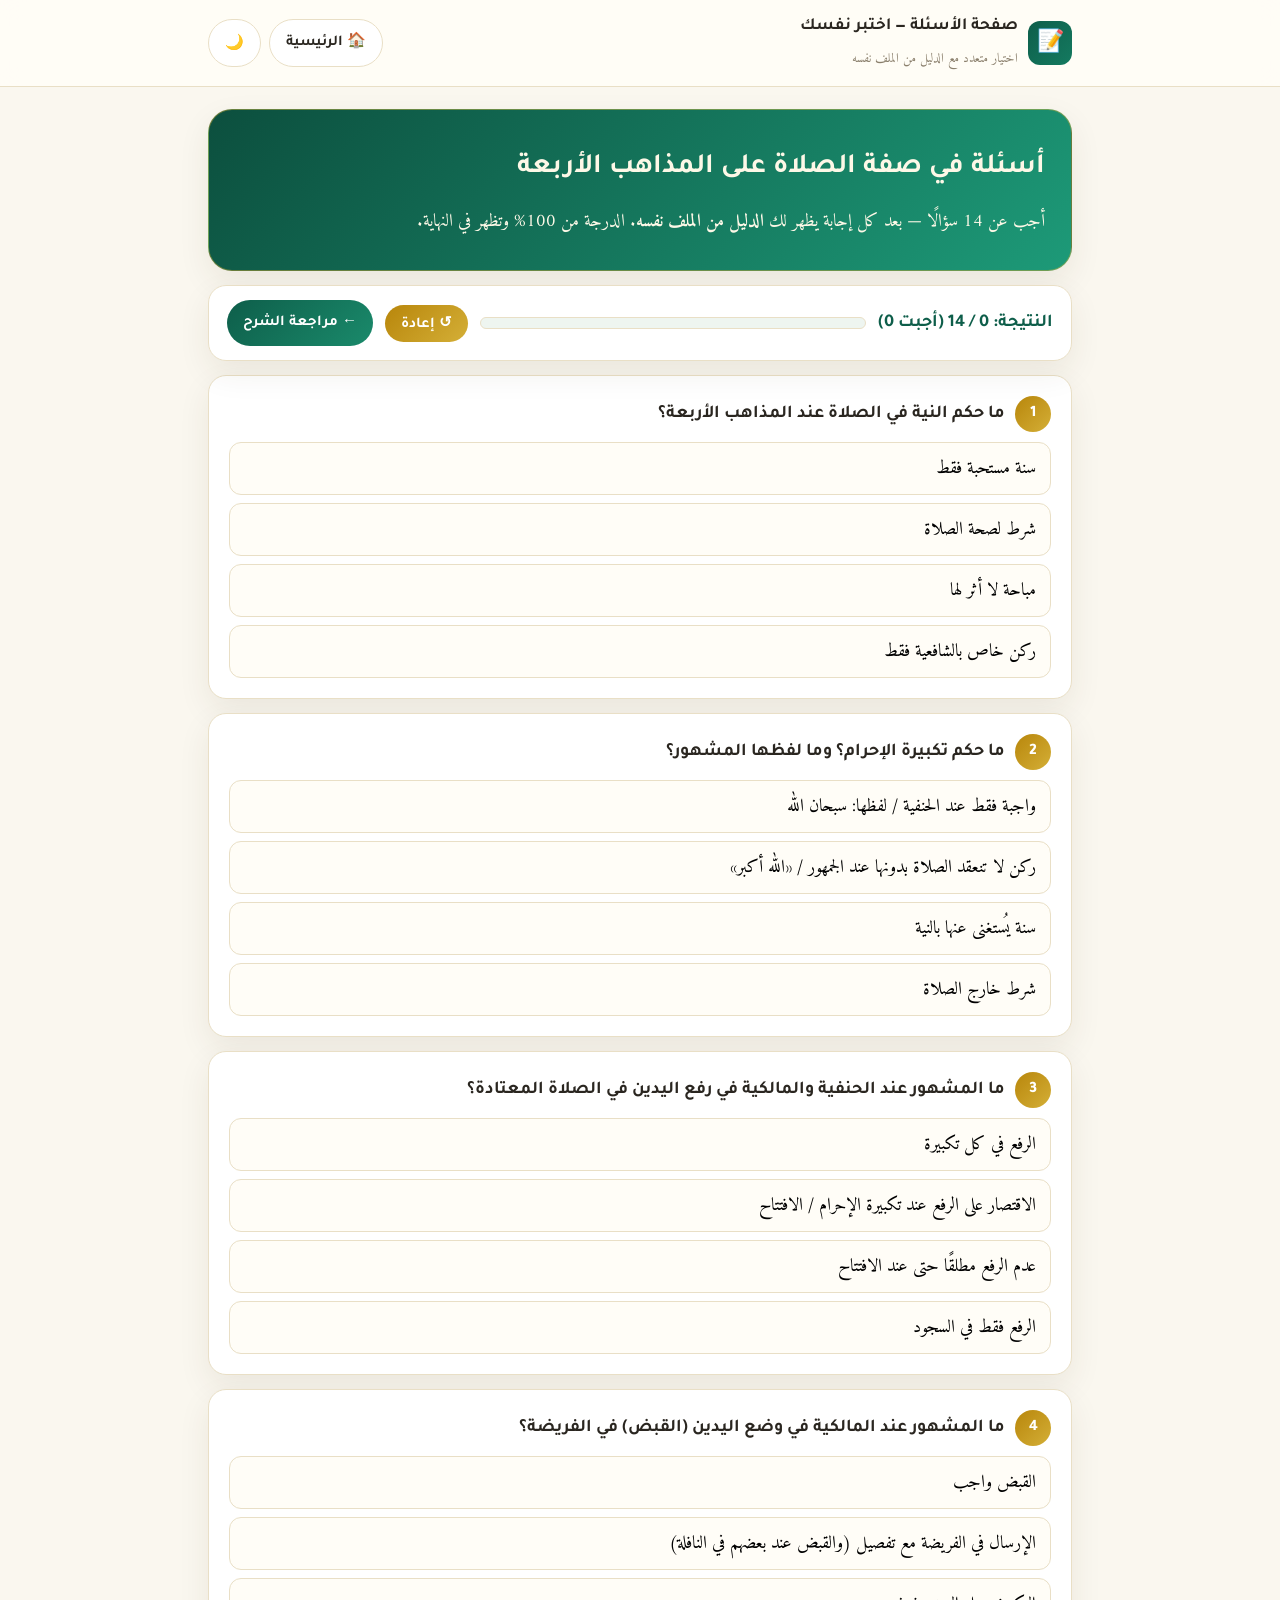
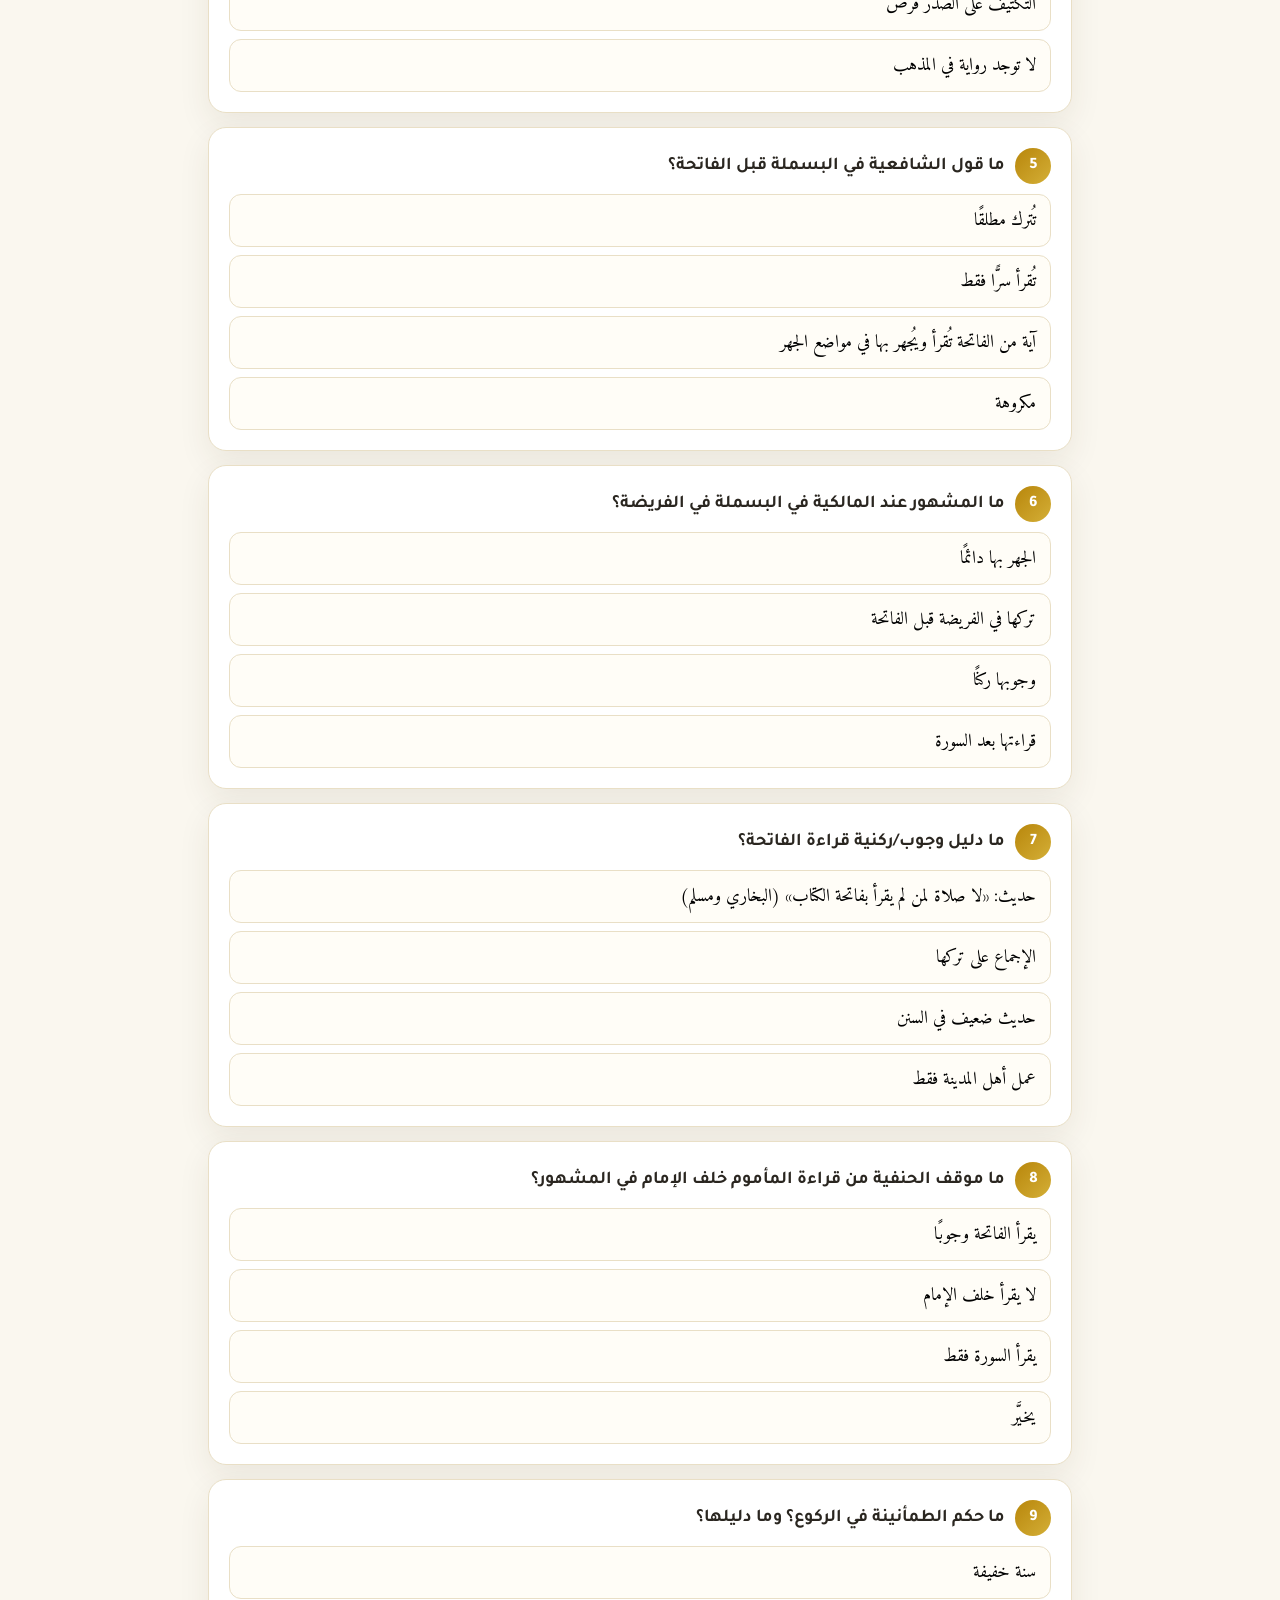
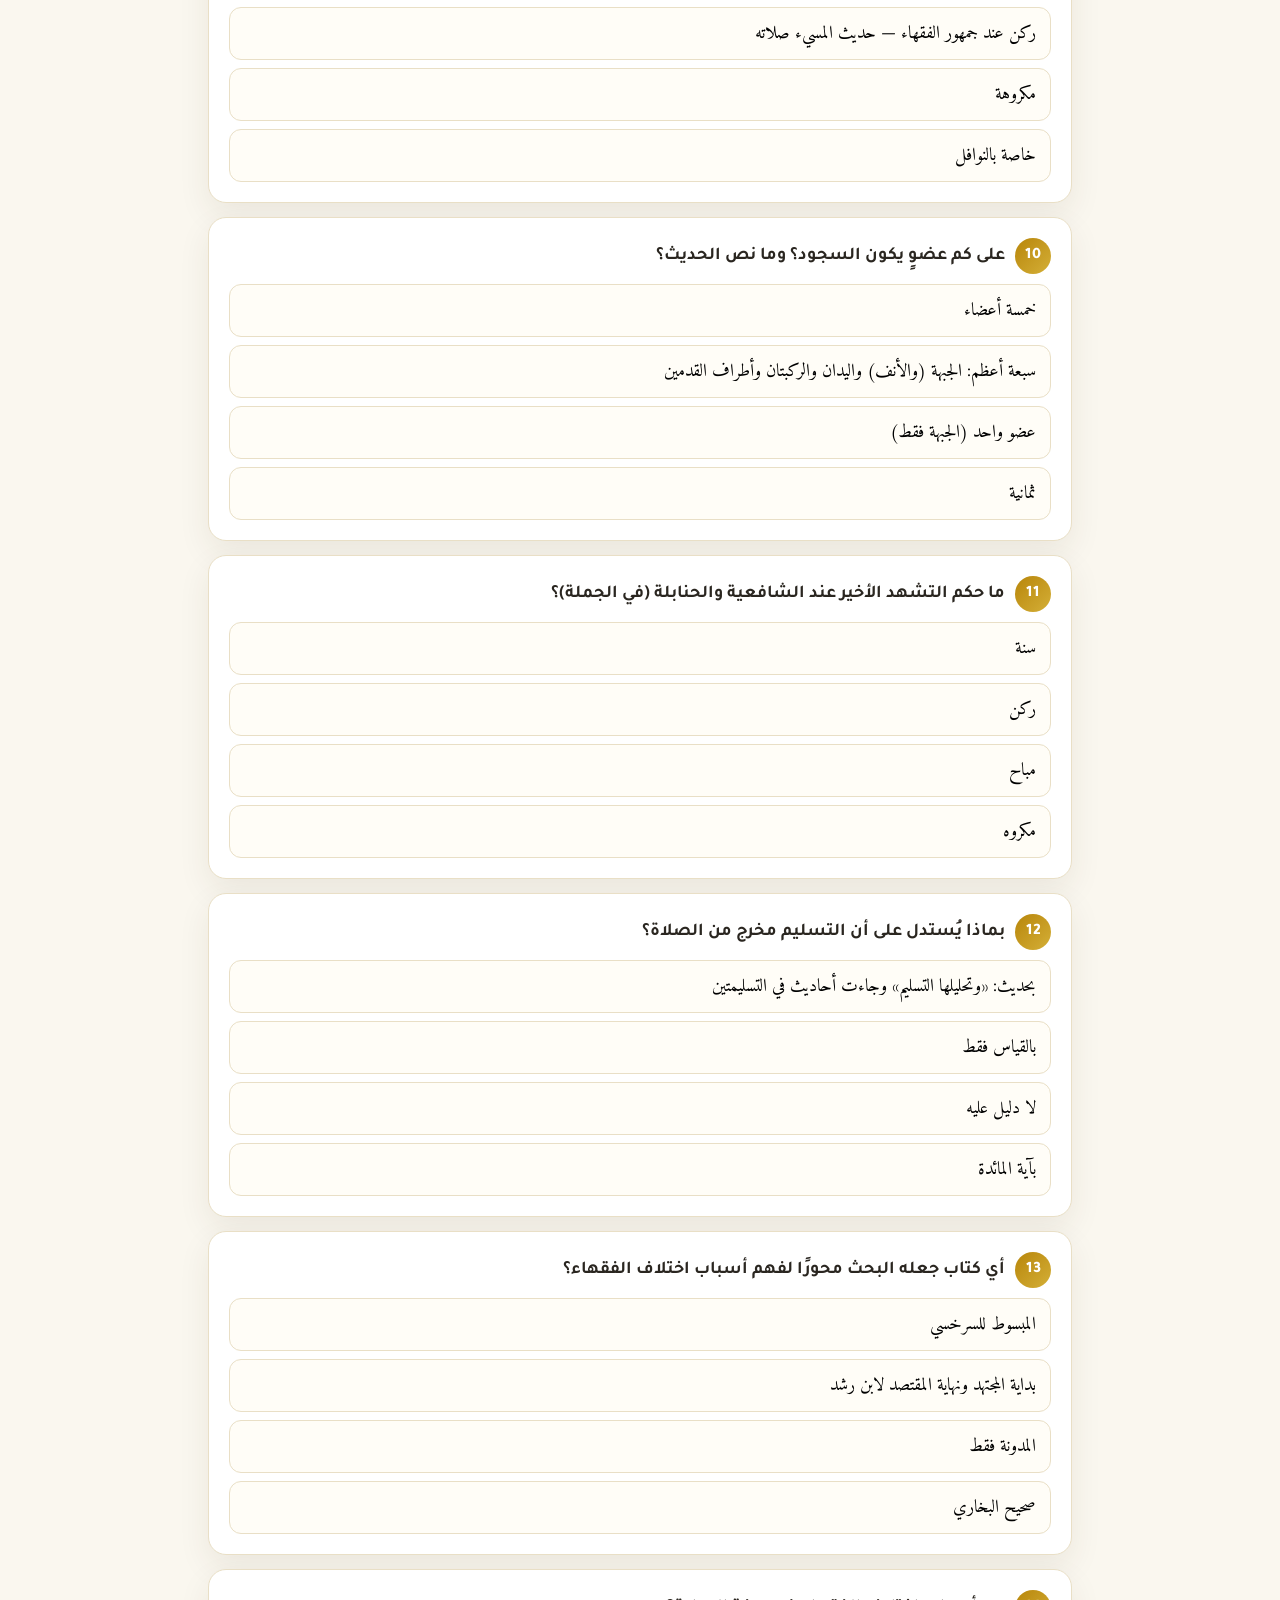
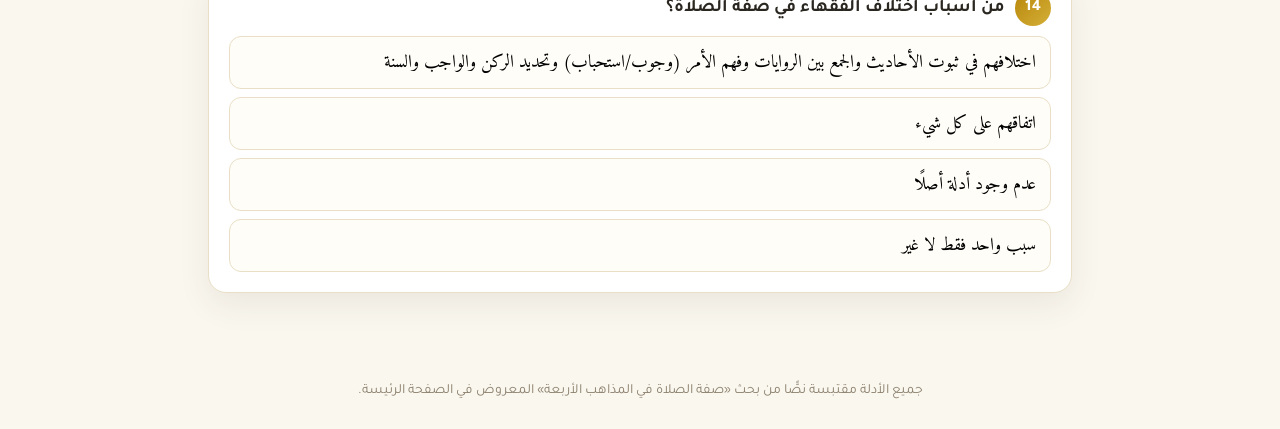
<file: quiz.html>
<!DOCTYPE html>
<html lang="ar" dir="rtl">
<head>
<meta charset="UTF-8">
<meta name="viewport" content="width=device-width, initial-scale=1.0">
<title>اختبر نفسك | صفة الصلاة في المذاهب الأربعة</title>
<link rel="stylesheet" href="fonts/fonts.css">
<link rel="manifest" href="manifest.webmanifest">
<meta name="theme-color" content="#0e5e4a">
<meta name="mobile-web-app-capable" content="yes">
<meta name="apple-mobile-web-app-capable" content="yes">
<meta name="apple-mobile-web-app-status-bar-style" content="black-translucent">
<meta name="apple-mobile-web-app-title" content="صفة الصلاة">
<link rel="apple-touch-icon" href="icons/apple-touch-icon.png">
<style>
:root{ --bg:#faf7ef; --bg2:#fffdf7; --card:#fff; --ink:#2a2620; --muted:#8a7f6c; --green:#0e5e4a; --green2:#147a60; --gold:#b8860b; --gold2:#d4af37; --border:#e9dfc6; --soft:#eef5f0; --ok:#15803d; --bad:#b91c1c; --shadow:0 12px 32px rgba(60,50,20,.08); }
[data-theme="dark"]{ --bg:#0d1512; --bg2:#111c17; --card:#182420; --ink:#f0e9d6; --muted:#ab9f87; --border:#2b3b34; --soft:#1c332b; }
*{box-sizing:border-box} html{scroll-behavior:smooth}
body{margin:0;font-family:Amiri,serif;background:var(--bg);color:var(--ink);line-height:2}
h1,h2,.btn,.top-title,.score-box,.q-num{font-family:Tajawal,sans-serif}
.topbar{position:sticky;top:0;z-index:50;backdrop-filter:blur(12px);background:color-mix(in srgb, var(--bg2) 90%, transparent);border-bottom:1px solid var(--border)}
.topbar-inner{max-width:900px;margin:auto;padding:10px 18px;display:flex;align-items:center;gap:10px;flex-wrap:wrap}
.brand{display:flex;align-items:center;gap:10px}
.brand-mark{width:44px;height:44px;border-radius:12px;background:linear-gradient(135deg,var(--green),var(--green2));display:grid;place-items:center;color:#fff;font-size:22px}
.top-title b{display:block;font-size:17px} .top-title small{color:var(--muted);font-size:13px;font-family:Amiri,serif}
.actions{margin-inline-start:auto;display:flex;gap:8px}
.btn{border:1px solid var(--border);background:var(--card);color:var(--ink);border-radius:999px;padding:8px 16px;font-size:15px;font-weight:700;cursor:pointer;text-decoration:none;display:inline-flex;align-items:center;gap:6px}
.btn-primary{background:linear-gradient(135deg,#0e5e4a,#1a8a6b);color:#fff;border:none}
.btn-gold{background:linear-gradient(135deg,#b8860b,#d4af37);color:#fff;border:none}
.wrap{max-width:900px;margin:22px auto 60px;padding:0 18px}
.hero{background:linear-gradient(135deg,#0c4f3e,#1d9a78);color:#fdf8e7;border-radius:24px;padding:30px 26px;border:1px solid rgba(212,175,55,.45);box-shadow:var(--shadow)}
.hero h1{margin:0;font-size:28px} .hero p{margin:8px 0 0;font-size:18px;font-family:Amiri,serif}
.score-box{background:var(--card);border:1px solid var(--border);border-radius:18px;padding:14px 18px;margin:14px 0;display:flex;gap:12px;align-items:center;flex-wrap:wrap;box-shadow:var(--shadow);position:sticky;top:70px;z-index:30}
.score-box b{font-size:18px;color:var(--green)} .bar{flex:1;min-width:140px;height:12px;background:var(--soft);border-radius:999px;overflow:hidden;border:1px solid var(--border)}
.bar div{height:100%;width:0;background:linear-gradient(90deg,var(--gold),var(--gold2),var(--green2));transition:.4s}
.q{background:var(--card);border:1px solid var(--border);border-radius:18px;padding:20px;box-shadow:var(--shadow);margin-bottom:14px}
.q-head{display:flex;gap:10px;align-items:center;margin-bottom:8px}
.q-num{background:linear-gradient(135deg,var(--gold),var(--gold2));color:#fff;min-width:36px;height:36px;border-radius:50%;display:grid;place-items:center;font-weight:800}
.q-head h2{margin:0;font-size:18px}
.opts{display:flex;flex-direction:column;gap:8px;margin-top:10px}
.opt{border:1.5px solid var(--border);background:var(--bg2);border-radius:12px;padding:10px 14px;font-size:18px;cursor:pointer;text-align:right;font-family:Amiri,serif;transition:.15s;width:100%}
.opt:hover{border-color:var(--gold2)}
.opt.correct{border-color:var(--ok);background:#ecfdf5;color:#14532d;font-weight:700}
.opt.wrong{border-color:var(--bad);background:#fef2f2;color:#7f1d1d}
[data-theme="dark"] .opt.correct{background:#052e1f;color:#a7f3d0} [data-theme="dark"] .opt.wrong{background:#3b0d0d;color:#fecaca}
.evidence{display:none;margin-top:12px;background:var(--soft);border:1px dashed var(--gold2);border-radius:12px;padding:10px 14px;font-size:17px}
.evidence.show{display:block} .evidence strong{color:var(--green)}
.q.ok{border-color:var(--ok)} .q.no{border-color:var(--bad)}
.result{display:none;background:var(--card);border:2px solid var(--gold2);border-radius:20px;padding:24px;text-align:center;box-shadow:var(--shadow);margin-top:16px}
.result.show{display:block} .result .big{font-size:44px}
/* نافذة إشعار التثبيت كتطبيق */
.install-pop{position:fixed;bottom:16px;right:16px;left:16px;z-index:90;max-width:540px;margin-inline:auto;background:var(--card);border:1.5px solid var(--gold2);border-radius:18px;box-shadow:var(--shadow);padding:12px 14px;display:flex;gap:12px;align-items:center}
.install-pop[hidden]{display:none!important}
.install-pop img{border-radius:12px;flex-shrink:0}
.install-pop-text{flex:1;line-height:1.7;min-width:0}
.install-pop-text b{font-family:Tajawal,sans-serif;font-size:15px;display:block}
.install-pop-text small{color:var(--muted);font-size:13px}
.install-pop-actions{display:flex;gap:6px;flex-shrink:0}
.install-pop-x{background:transparent;border:none;color:var(--muted);cursor:pointer;font-size:16px;padding:4px;align-self:flex-start}
@media(max-width:560px){.install-pop{flex-wrap:wrap}.install-pop-actions{width:100%}.install-pop-actions .btn{flex:1;justify-content:center}}
@media print{.install-pop{display:none!important}}
footer{text-align:center;color:var(--muted);padding:24px;font-size:14px;font-family:Tajawal}
</style>
</head>
<body>
<div class="topbar"><div class="topbar-inner">
  <div class="brand"><div class="brand-mark">📝</div><div class="top-title"><b>صفحة الأسئلة — اختبر نفسك</b><small>اختيار متعدد مع الدليل من الملف نفسه</small></div></div>
  <div class="actions"><a class="btn" href="index.html">🏠 الرئيسية</a><button class="btn" id="themeBtn">🌙</button></div>
</div></div>

<div class="wrap">
  <div class="hero">
    <h1>أسئلة في صفة الصلاة على المذاهب الأربعة</h1>
    <p>أجب عن 14 سؤالًا — بعد كل إجابة يظهر لك <b>الدليل من الملف نفسه</b>. الدرجة من 100% وتظهر في النهاية.</p>
  </div>

  <div class="score-box">
    <b id="scoreLabel">النتيجة: 0 / 14</b>
    <div class="bar"><div id="scoreBar"></div></div>
    <button class="btn btn-gold" id="resetBtn">↺ إعادة</button>
    <a class="btn btn-primary" href="index.html">← مراجعة الشرح</a>
  </div>

  <div id="quiz"></div>

  <div class="result" id="result">
    <div class="big" id="resultEmoji">🎉</div>
    <h2 id="resultTitle" style="margin:6px 0"></h2>
    <p id="resultText" style="font-size:19px"></p>
    <button class="btn btn-gold" onclick="window.scrollTo({top:0,behavior:'smooth'})">مراجعة الإجابات ↑</button>
    <a class="btn btn-primary" href="index.html">العودة للصفحة الرئيسة</a>
  </div>
</div>
<!-- إشعار التثبيت كتطبيق -->
<div class="install-pop no-print" id="installPop" hidden>
  <img src="icons/icon-192.png" alt="أيقونة التطبيق" width="52" height="52">
  <div class="install-pop-text"><b>📲 ثبّت الموقع كتطبيق على هاتفك</b><small id="installPopHint">يعمل دون اتصال — سريع وخفيف</small></div>
  <div class="install-pop-actions">
    <button class="btn btn-gold" id="installBtn">تثبيت</button>
    <button class="btn" id="installLater">لاحقًا</button>
  </div>
  <button class="install-pop-x" id="installX" title="إغلاق">✕</button>
</div>
<footer>جميع الأدلة مقتبسة نصًّا من بحث «صفة الصلاة في المذاهب الأربعة» المعروض في الصفحة الرئيسة.</footer>

<script>
const QS = [
{q:"ما حكم النية في الصلاة عند المذاهب الأربعة؟",o:["سنة مستحبة فقط","شرط لصحة الصلاة","مباحة لا أثر لها","ركن خاص بالشافعية فقط"],a:1,ev:"الدليل من الملف: «النية شرط لصحة الصلاة عند المذاهب الأربعة، وأصلها حديث: إنما الأعمال بالنيات (البخاري ومسلم)، ومحلها القلب»."},
{q:"ما حكم تكبيرة الإحرام؟ وما لفظها المشهور؟",o:["واجبة فقط عند الحنفية / لفظها: سبحان الله","ركن لا تنعقد الصلاة بدونها عند الجمهور / «الله أكبر»","سنة يُستغنى عنها بالنية","شرط خارج الصلاة"],a:1,ev:"الدليل من الملف: «تكبيرة الإحرام ركن لا تنعقد الصلاة بدونها عند جمهور الفقهاء… واللفظ المشهور: الله أكبر»، ويُستدل بحديث: «مفتاح الصلاة الطهور، وتحريمها التكبير، وتحليلها التسليم»."},
{q:"ما المشهور عند الحنفية والمالكية في رفع اليدين في الصلاة المعتادة؟",o:["الرفع في كل تكبيرة","الاقتصار على الرفع عند تكبيرة الإحرام / الافتتاح","عدم الرفع مطلقًا حتى عند الافتتاح","الرفع فقط في السجود"],a:1,ev:"الدليل من الملف: «المشهور عند الحنفية والمالكية الاقتصار على الرفع عند تكبيرة الإحرام»، بينما يستحب الشافعية والحنابلة الرفع في المواضع الواردة (الركوع والرفع منه…). وثبت الرفع عند الافتتاح في الصحيحين من حديث ابن عمر."},
{q:"ما المشهور عند المالكية في وضع اليدين (القبض) في الفريضة؟",o:["القبض واجب","الإرسال في الفريضة مع تفصيل (والقبض عند بعضهم في النافلة)","التكتيف على الصدر فرض","لا توجد رواية في المذهب"],a:1,ev:"الدليل من الملف: «المشهور عند المالكية في الفريضة إرسال اليدين، مع ذكر القبض في النافلة عند طائفة من المالكية»، ويُستحب الوضع عند الحنفية والشافعية والحنابلة (حديث سهل بن سعد في البخاري)."},
{q:"ما قول الشافعية في البسملة قبل الفاتحة؟",o:["تُترك مطلقًا","تُقرأ سرًّا فقط","آية من الفاتحة تُقرأ ويُجهر بها في مواضع الجهر","مكروهة"],a:2,ev:"الدليل من الملف (جدول الخلاف): الشافعية «يعدّونها آية من الفاتحة ويقرؤونها، ويجهرون بها في مواضع الجهر على المعتمد عندهم»."},
{q:"ما المشهور عند المالكية في البسملة في الفريضة؟",o:["الجهر بها دائمًا","تركها في الفريضة قبل الفاتحة","وجوبها ركنًا","قراءتها بعد السورة"],a:1,ev:"الدليل من الملف: «المشهور عند المالكية عدم قراءتها في الفريضة قبل الفاتحة، مع وجود تفصيل في النوافل وغيرها»."},
{q:"ما دليل وجوب/ركنية قراءة الفاتحة؟",o:["حديث: «لا صلاة لمن لم يقرأ بفاتحة الكتاب» (البخاري ومسلم)","الإجماع على تركها","حديث ضعيف في السنن","عمل أهل المدينة فقط"],a:0,ev:"الدليل من الملف: «قراءة الفاتحة من أعظم أركان القراءة… بحديث عبادة بن الصامت: لا صلاة لمن لم يقرأ بفاتحة الكتاب (البخاري ومسلم)»."},
{q:"ما موقف الحنفية من قراءة المأموم خلف الإمام في المشهور؟",o:["يقرأ الفاتحة وجوبًا","لا يقرأ خلف الإمام","يقرأ السورة فقط","يخيَّر"],a:1,ev:"الدليل من الملف: «الحنفية لا يوجبون قراءة المأموم خلف الإمام»، والشافعية يوجبونها في الجملة، وللمالكية والحنابلة تفصيل بين الجهر والسر — مع الجمع بين أحاديث الفاتحة وأحاديث الإنصات."},
{q:"ما حكم الطمأنينة في الركوع؟ وما دليلها؟",o:["سنة خفيفة","ركن عند جمهور الفقهاء — حديث المسيء صلاته","مكروهة","خاصة بالنوافل"],a:1,ev:"الدليل من الملف: «الطمأنينة ركن عند جمهور الفقهاء… ويُستدل بأمر النبي ﷺ للمسيء صلاته أن يركع حتى يطمئن راكعًا ثم يرفع حتى يعتدل قائمًا»."},
{q:"على كم عضوٍ يكون السجود؟ وما نص الحديث؟",o:["خمسة أعضاء","سبعة أعظم: الجبهة (والأنف) واليدان والركبتان وأطراف القدمين","عضو واحد (الجبهة فقط)","ثمانية"],a:1,ev:"الدليل من الملف: قال ﷺ: «أُمرت أن أسجد على سبعة أعظم: على الجبهة — وأشار بيده إلى أنفه — واليدين والركبتين وأطراف القدمين» (البخاري ومسلم)."},
{q:"ما حكم التشهد الأخير عند الشافعية والحنابلة (في الجملة)؟",o:["سنة","ركن","مباح","مكروه"],a:1,ev:"الدليل من الملف (الجدول والنص): «التشهد الأخير… ركن» عند الشافعية والحنابلة في الجملة، وفرض/ركن عند المالكية، وواجب عند الحنفية مع تفصيل — وأشهر صيغه تشهد ابن مسعود في الصحيحين."},
{q:"بماذا يُستدل على أن التسليم مخرج من الصلاة؟",o:["بحديث: «وتحليلها التسليم» وجاءت أحاديث في التسليمتين","بالقياس فقط","لا دليل عليه","بآية المائدة"],a:0,ev:"الدليل من الملف: «يُعد التسليم مخرجًا من الصلاة، ويُستدل بحديث: وتحليلها التسليم»، وثبت أن النبي ﷺ كان يسلّم، وجاءت أحاديث في التسليمتين."},
{q:"أي كتاب جعله البحث محورًا لفهم أسباب اختلاف الفقهاء؟",o:["المبسوط للسرخسي","بداية المجتهد ونهاية المقتصد لابن رشد","المدونة فقط","صحيح البخاري"],a:1,ev:"الدليل من الملف: «يعتمد البحث منهج المقارنة، مع جعل بداية المجتهد ونهاية المقتصد لابن رشد محورًا لفهم أسباب اختلاف الفقهاء» لأنه يعتني ببيان أسباب الاختلاف وأصوله."},
{q:"من أسباب اختلاف الفقهاء في صفة الصلاة؟",o:["اختلافهم في ثبوت الأحاديث والجمع بين الروايات وفهم الأمر (وجوب/استحباب) وتحديد الركن والواجب والسنة","اتفاقهم على كل شيء","عدم وجود أدلة أصلًا","سبب واحد فقط لا غير"],a:0,ev:"الدليل من الملف (ثامنًا): (1) اختلافهم في ثبوت الأحاديث وقوة دلالتها (2) الجمع بين الروايات كالجهر بالبسملة والإسرار بها (3) فهم الأمر: وجوب أم استحباب (4) اعتبار عمل أهل المدينة (5) تحديد الركن والواجب والسنة."}
];
const box=document.getElementById('quiz');let score=0,answered=0;
QS.forEach((q,i)=>{
  const d=document.createElement('div');d.className='q';d.id='q'+i;
  d.innerHTML=`<div class="q-head"><span class="q-num">${i+1}</span><h2>${q.q}</h2></div><div class="opts"></div><div class="evidence">📖 ${q.ev}</div>`;
  const opts=d.querySelector('.opts');
  q.o.forEach((t,j)=>{
    const b=document.createElement('button');b.className='opt';b.textContent=t;
    b.onclick=()=>{
      if(d.classList.contains('ok')||d.classList.contains('no'))return;
      const ev=d.querySelector('.evidence');ev.classList.add('show');
      const btns=[...opts.children];
      btns[q.a].classList.add('correct');
      if(j===q.a){d.classList.add('ok');score++;}else{b.classList.add('wrong');d.classList.add('no');}
      answered++;update();
    };
    opts.appendChild(b);
  });
  box.appendChild(d);
});
function update(){
  document.getElementById('scoreLabel').textContent=`النتيجة: ${score} / ${QS.length} (أجبت ${answered})`;
  document.getElementById('scoreBar').style.width=(score/QS.length*100)+'%';
  if(answered===QS.length){
    const pct=Math.round(score/QS.length*100);
    const r=document.getElementById('result');r.classList.add('show');
    document.getElementById('resultTitle').textContent=`نتيجتك: ${score}/${QS.length} — ${pct}%`;
    document.getElementById('resultText').textContent=pct===100?'ممتاز! إتقان كامل لصفة الصلاة عند المذاهب الأربعة.':pct>=70?'أحسنت! فهم جيد، راجع الأدلة التي أخطأت فيها بالأعلى.':'لا بأس — عُد إلى الصفحة الرئيسة وراجع الشرح ثم حاول مجددًا.';
    document.getElementById('resultEmoji').textContent=pct===100?'🏆':pct>=70?'🎉':'📖';
    r.scrollIntoView({behavior:'smooth'});
  }
}
document.getElementById('resetBtn').onclick=()=>{score=0;answered=0;document.querySelectorAll('.q').forEach(q=>{q.classList.remove('ok','no');q.querySelectorAll('.opt').forEach(o=>o.classList.remove('correct','wrong'));q.querySelector('.evidence').classList.remove('show');});document.getElementById('result').classList.remove('show');update();window.scrollTo({top:0,behavior:'smooth'});};
let theme=localStorage.getItem('salat-theme')||'light';
function apply(){document.documentElement.dataset.theme=theme;document.getElementById('themeBtn').textContent=theme==='dark'?'☀️':'🌙';}
document.getElementById('themeBtn').onclick=()=>{theme=theme==='dark'?'light':'dark';localStorage.setItem('salat-theme',theme);apply();};apply();update();
</script>
<script>
// تسجيل عامل الخدمة: فقط على الموقع المنشور (http/https غير محلي) وخارج إطارات المعاينة — لا يُسجَّل في التطوير ولا داخل المعاينة
(function(){if(!('serviceWorker' in navigator))return;if(window.self!==window.top)return;if(!/^https?:$/.test(location.protocol))return;var h=location.hostname||'';if(h===''||h==='localhost'||h==='127.0.0.1'||h==='[::1]'||/\.local$/.test(h)||/^(192\.168\.|10\.|172\.(1[6-9]|2\d|3[01])\.)/.test(h))return;window.addEventListener('load',function(){navigator.serviceWorker.register('sw.js').catch(function(){});});})();
</script>
<script>
// إشعار التثبيت كتطبيق: يظهر بعد 3 ثوانٍ مرة واحدة كل 7 أيام، ولا يظهر داخل المعاينة ولا إذا كان التطبيق مثبتًا
(function(){
  var pop=document.getElementById('installPop');if(!pop||window.self!==window.top)return;
  function isStandalone(){return (window.matchMedia&&window.matchMedia('(display-mode: standalone)').matches)||window.navigator.standalone===true;}
  if(isStandalone())return;
  var KEY='salat-install-dismissed';
  try{if(Date.now()-(parseInt(localStorage.getItem(KEY)||'0',10))<7*864e5)return;}catch(e){}
  var deferred=null,btn=document.getElementById('installBtn'),hint=document.getElementById('installPopHint');
  var isIOS=/iphone|ipad|ipod/i.test(navigator.userAgent||'');
  function hide(save){pop.hidden=true;if(save){try{localStorage.setItem(KEY,String(Date.now()));}catch(e){}}}
  document.getElementById('installLater').onclick=function(){hide(true);};
  document.getElementById('installX').onclick=function(){hide(true);};
  if(isIOS){hint.textContent='من زر المشاركة ⎙ اختر «إضافة إلى الشاشة الرئيسية»';btn.textContent='فهمت';btn.onclick=function(){hide(true);};setTimeout(function(){pop.hidden=false;},3000);return;}
  window.addEventListener('beforeinstallprompt',function(e){e.preventDefault();deferred=e;setTimeout(function(){pop.hidden=false;},3000);});
  btn.onclick=function(){if(!deferred){hide(false);return;}try{deferred.prompt();deferred.userChoice.then(function(){deferred=null;hide(true);}).catch(function(){});}catch(e){hide(false);}};
  window.addEventListener('appinstalled',function(){hide(true);});
})();
</script>
</body>
</html>
</file>
<file: fonts/fonts.css>
@font-face{font-family:'Amiri';font-style:italic;font-weight:400;font-display:swap;src:url('Amiri-italic-400-arabic.woff2') format('woff2');unicode-range:U+0600-06FF, U+0750-077F, U+0870-0891, U+0897-08E1, U+08E3-08FF, U+200C-200E, U+2010-2011, U+204F, U+2E41, U+FB50-FDFF, U+FE70-FE74, U+FE76-FEFC, U+102E0-102FB, U+10E60-10E7E, U+10EC2-10EC7, U+10EC9-10EEE, U+10EF0-10EFF, U+1EE00-1EE03, U+1EE05-1EE1F, U+1EE21-1EE22, U+1EE24, U+1EE27, U+1EE29-1EE32, U+1EE34-1EE37, U+1EE39, U+1EE3B, U+1EE42, U+1EE47, U+1EE49, U+1EE4B, U+1EE4D-1EE4F, U+1EE51-1EE52, U+1EE54, U+1EE57, U+1EE59, U+1EE5B, U+1EE5D, U+1EE5F, U+1EE61-1EE62, U+1EE64, U+1EE67-1EE6A, U+1EE6C-1EE72, U+1EE74-1EE77, U+1EE79-1EE7C, U+1EE7E, U+1EE80-1EE89, U+1EE8B-1EE9B, U+1EEA1-1EEA3, U+1EEA5-1EEA9, U+1EEAB-1EEBB, U+1EEF0-1EEF1;}
@font-face{font-family:'Amiri';font-style:italic;font-weight:400;font-display:swap;src:url('Amiri-italic-400-latin-ext.woff2') format('woff2');unicode-range:U+0100-02BA, U+02BD-02C5, U+02C7-02CC, U+02CE-02D7, U+02DD-02FF, U+0304, U+0308, U+0329, U+1D00-1DBF, U+1E00-1E9F, U+1EF2-1EFF, U+2020, U+20A0-20AB, U+20AD-20C4, U+2113, U+2C60-2C7F, U+A720-A7FF;}
@font-face{font-family:'Amiri';font-style:italic;font-weight:400;font-display:swap;src:url('Amiri-italic-400-latin.woff2') format('woff2');unicode-range:U+0000-00FF, U+0131, U+0152-0153, U+02BB-02BC, U+02C6, U+02DA, U+02DC, U+0304, U+0308, U+0329, U+2000-206F, U+20AC, U+2122, U+2191, U+2193, U+2212, U+2215, U+FEFF, U+FFFD;}
@font-face{font-family:'Amiri';font-style:normal;font-weight:400;font-display:swap;src:url('Amiri-normal-400-arabic.woff2') format('woff2');unicode-range:U+0600-06FF, U+0750-077F, U+0870-0891, U+0897-08E1, U+08E3-08FF, U+200C-200E, U+2010-2011, U+204F, U+2E41, U+FB50-FDFF, U+FE70-FE74, U+FE76-FEFC, U+102E0-102FB, U+10E60-10E7E, U+10EC2-10EC7, U+10EC9-10EEE, U+10EF0-10EFF, U+1EE00-1EE03, U+1EE05-1EE1F, U+1EE21-1EE22, U+1EE24, U+1EE27, U+1EE29-1EE32, U+1EE34-1EE37, U+1EE39, U+1EE3B, U+1EE42, U+1EE47, U+1EE49, U+1EE4B, U+1EE4D-1EE4F, U+1EE51-1EE52, U+1EE54, U+1EE57, U+1EE59, U+1EE5B, U+1EE5D, U+1EE5F, U+1EE61-1EE62, U+1EE64, U+1EE67-1EE6A, U+1EE6C-1EE72, U+1EE74-1EE77, U+1EE79-1EE7C, U+1EE7E, U+1EE80-1EE89, U+1EE8B-1EE9B, U+1EEA1-1EEA3, U+1EEA5-1EEA9, U+1EEAB-1EEBB, U+1EEF0-1EEF1;}
@font-face{font-family:'Amiri';font-style:normal;font-weight:400;font-display:swap;src:url('Amiri-normal-400-latin-ext.woff2') format('woff2');unicode-range:U+0100-02BA, U+02BD-02C5, U+02C7-02CC, U+02CE-02D7, U+02DD-02FF, U+0304, U+0308, U+0329, U+1D00-1DBF, U+1E00-1E9F, U+1EF2-1EFF, U+2020, U+20A0-20AB, U+20AD-20C4, U+2113, U+2C60-2C7F, U+A720-A7FF;}
@font-face{font-family:'Amiri';font-style:normal;font-weight:400;font-display:swap;src:url('Amiri-normal-400-latin.woff2') format('woff2');unicode-range:U+0000-00FF, U+0131, U+0152-0153, U+02BB-02BC, U+02C6, U+02DA, U+02DC, U+0304, U+0308, U+0329, U+2000-206F, U+20AC, U+2122, U+2191, U+2193, U+2212, U+2215, U+FEFF, U+FFFD;}
@font-face{font-family:'Amiri';font-style:normal;font-weight:700;font-display:swap;src:url('Amiri-normal-700-arabic.woff2') format('woff2');unicode-range:U+0600-06FF, U+0750-077F, U+0870-0891, U+0897-08E1, U+08E3-08FF, U+200C-200E, U+2010-2011, U+204F, U+2E41, U+FB50-FDFF, U+FE70-FE74, U+FE76-FEFC, U+102E0-102FB, U+10E60-10E7E, U+10EC2-10EC7, U+10EC9-10EEE, U+10EF0-10EFF, U+1EE00-1EE03, U+1EE05-1EE1F, U+1EE21-1EE22, U+1EE24, U+1EE27, U+1EE29-1EE32, U+1EE34-1EE37, U+1EE39, U+1EE3B, U+1EE42, U+1EE47, U+1EE49, U+1EE4B, U+1EE4D-1EE4F, U+1EE51-1EE52, U+1EE54, U+1EE57, U+1EE59, U+1EE5B, U+1EE5D, U+1EE5F, U+1EE61-1EE62, U+1EE64, U+1EE67-1EE6A, U+1EE6C-1EE72, U+1EE74-1EE77, U+1EE79-1EE7C, U+1EE7E, U+1EE80-1EE89, U+1EE8B-1EE9B, U+1EEA1-1EEA3, U+1EEA5-1EEA9, U+1EEAB-1EEBB, U+1EEF0-1EEF1;}
@font-face{font-family:'Amiri';font-style:normal;font-weight:700;font-display:swap;src:url('Amiri-normal-700-latin-ext.woff2') format('woff2');unicode-range:U+0100-02BA, U+02BD-02C5, U+02C7-02CC, U+02CE-02D7, U+02DD-02FF, U+0304, U+0308, U+0329, U+1D00-1DBF, U+1E00-1E9F, U+1EF2-1EFF, U+2020, U+20A0-20AB, U+20AD-20C4, U+2113, U+2C60-2C7F, U+A720-A7FF;}
@font-face{font-family:'Amiri';font-style:normal;font-weight:700;font-display:swap;src:url('Amiri-normal-700-latin.woff2') format('woff2');unicode-range:U+0000-00FF, U+0131, U+0152-0153, U+02BB-02BC, U+02C6, U+02DA, U+02DC, U+0304, U+0308, U+0329, U+2000-206F, U+20AC, U+2122, U+2191, U+2193, U+2212, U+2215, U+FEFF, U+FFFD;}
@font-face{font-family:'Tajawal';font-style:normal;font-weight:400;font-display:swap;src:url('Tajawal-normal-400-arabic.woff2') format('woff2');unicode-range:U+0600-06FF, U+0750-077F, U+0870-0891, U+0897-08E1, U+08E3-08FF, U+200C-200E, U+2010-2011, U+204F, U+2E41, U+FB50-FDFF, U+FE70-FE74, U+FE76-FEFC, U+102E0-102FB, U+10E60-10E7E, U+10EC2-10EC7, U+10EC9-10EEE, U+10EF0-10EFF, U+1EE00-1EE03, U+1EE05-1EE1F, U+1EE21-1EE22, U+1EE24, U+1EE27, U+1EE29-1EE32, U+1EE34-1EE37, U+1EE39, U+1EE3B, U+1EE42, U+1EE47, U+1EE49, U+1EE4B, U+1EE4D-1EE4F, U+1EE51-1EE52, U+1EE54, U+1EE57, U+1EE59, U+1EE5B, U+1EE5D, U+1EE5F, U+1EE61-1EE62, U+1EE64, U+1EE67-1EE6A, U+1EE6C-1EE72, U+1EE74-1EE77, U+1EE79-1EE7C, U+1EE7E, U+1EE80-1EE89, U+1EE8B-1EE9B, U+1EEA1-1EEA3, U+1EEA5-1EEA9, U+1EEAB-1EEBB, U+1EEF0-1EEF1;}
@font-face{font-family:'Tajawal';font-style:normal;font-weight:400;font-display:swap;src:url('Tajawal-normal-400-latin.woff2') format('woff2');unicode-range:U+0000-00FF, U+0131, U+0152-0153, U+02BB-02BC, U+02C6, U+02DA, U+02DC, U+0304, U+0308, U+0329, U+2000-206F, U+20AC, U+2122, U+2191, U+2193, U+2212, U+2215, U+FEFF, U+FFFD;}
@font-face{font-family:'Tajawal';font-style:normal;font-weight:500;font-display:swap;src:url('Tajawal-normal-500-arabic.woff2') format('woff2');unicode-range:U+0600-06FF, U+0750-077F, U+0870-0891, U+0897-08E1, U+08E3-08FF, U+200C-200E, U+2010-2011, U+204F, U+2E41, U+FB50-FDFF, U+FE70-FE74, U+FE76-FEFC, U+102E0-102FB, U+10E60-10E7E, U+10EC2-10EC7, U+10EC9-10EEE, U+10EF0-10EFF, U+1EE00-1EE03, U+1EE05-1EE1F, U+1EE21-1EE22, U+1EE24, U+1EE27, U+1EE29-1EE32, U+1EE34-1EE37, U+1EE39, U+1EE3B, U+1EE42, U+1EE47, U+1EE49, U+1EE4B, U+1EE4D-1EE4F, U+1EE51-1EE52, U+1EE54, U+1EE57, U+1EE59, U+1EE5B, U+1EE5D, U+1EE5F, U+1EE61-1EE62, U+1EE64, U+1EE67-1EE6A, U+1EE6C-1EE72, U+1EE74-1EE77, U+1EE79-1EE7C, U+1EE7E, U+1EE80-1EE89, U+1EE8B-1EE9B, U+1EEA1-1EEA3, U+1EEA5-1EEA9, U+1EEAB-1EEBB, U+1EEF0-1EEF1;}
@font-face{font-family:'Tajawal';font-style:normal;font-weight:500;font-display:swap;src:url('Tajawal-normal-500-latin.woff2') format('woff2');unicode-range:U+0000-00FF, U+0131, U+0152-0153, U+02BB-02BC, U+02C6, U+02DA, U+02DC, U+0304, U+0308, U+0329, U+2000-206F, U+20AC, U+2122, U+2191, U+2193, U+2212, U+2215, U+FEFF, U+FFFD;}
@font-face{font-family:'Tajawal';font-style:normal;font-weight:700;font-display:swap;src:url('Tajawal-normal-700-arabic.woff2') format('woff2');unicode-range:U+0600-06FF, U+0750-077F, U+0870-0891, U+0897-08E1, U+08E3-08FF, U+200C-200E, U+2010-2011, U+204F, U+2E41, U+FB50-FDFF, U+FE70-FE74, U+FE76-FEFC, U+102E0-102FB, U+10E60-10E7E, U+10EC2-10EC7, U+10EC9-10EEE, U+10EF0-10EFF, U+1EE00-1EE03, U+1EE05-1EE1F, U+1EE21-1EE22, U+1EE24, U+1EE27, U+1EE29-1EE32, U+1EE34-1EE37, U+1EE39, U+1EE3B, U+1EE42, U+1EE47, U+1EE49, U+1EE4B, U+1EE4D-1EE4F, U+1EE51-1EE52, U+1EE54, U+1EE57, U+1EE59, U+1EE5B, U+1EE5D, U+1EE5F, U+1EE61-1EE62, U+1EE64, U+1EE67-1EE6A, U+1EE6C-1EE72, U+1EE74-1EE77, U+1EE79-1EE7C, U+1EE7E, U+1EE80-1EE89, U+1EE8B-1EE9B, U+1EEA1-1EEA3, U+1EEA5-1EEA9, U+1EEAB-1EEBB, U+1EEF0-1EEF1;}
@font-face{font-family:'Tajawal';font-style:normal;font-weight:700;font-display:swap;src:url('Tajawal-normal-700-latin.woff2') format('woff2');unicode-range:U+0000-00FF, U+0131, U+0152-0153, U+02BB-02BC, U+02C6, U+02DA, U+02DC, U+0304, U+0308, U+0329, U+2000-206F, U+20AC, U+2122, U+2191, U+2193, U+2212, U+2215, U+FEFF, U+FFFD;}
@font-face{font-family:'Tajawal';font-style:normal;font-weight:800;font-display:swap;src:url('Tajawal-normal-800-arabic.woff2') format('woff2');unicode-range:U+0600-06FF, U+0750-077F, U+0870-0891, U+0897-08E1, U+08E3-08FF, U+200C-200E, U+2010-2011, U+204F, U+2E41, U+FB50-FDFF, U+FE70-FE74, U+FE76-FEFC, U+102E0-102FB, U+10E60-10E7E, U+10EC2-10EC7, U+10EC9-10EEE, U+10EF0-10EFF, U+1EE00-1EE03, U+1EE05-1EE1F, U+1EE21-1EE22, U+1EE24, U+1EE27, U+1EE29-1EE32, U+1EE34-1EE37, U+1EE39, U+1EE3B, U+1EE42, U+1EE47, U+1EE49, U+1EE4B, U+1EE4D-1EE4F, U+1EE51-1EE52, U+1EE54, U+1EE57, U+1EE59, U+1EE5B, U+1EE5D, U+1EE5F, U+1EE61-1EE62, U+1EE64, U+1EE67-1EE6A, U+1EE6C-1EE72, U+1EE74-1EE77, U+1EE79-1EE7C, U+1EE7E, U+1EE80-1EE89, U+1EE8B-1EE9B, U+1EEA1-1EEA3, U+1EEA5-1EEA9, U+1EEAB-1EEBB, U+1EEF0-1EEF1;}
@font-face{font-family:'Tajawal';font-style:normal;font-weight:800;font-display:swap;src:url('Tajawal-normal-800-latin.woff2') format('woff2');unicode-range:U+0000-00FF, U+0131, U+0152-0153, U+02BB-02BC, U+02C6, U+02DA, U+02DC, U+0304, U+0308, U+0329, U+2000-206F, U+20AC, U+2122, U+2191, U+2193, U+2212, U+2215, U+FEFF, U+FFFD;}
</file>
